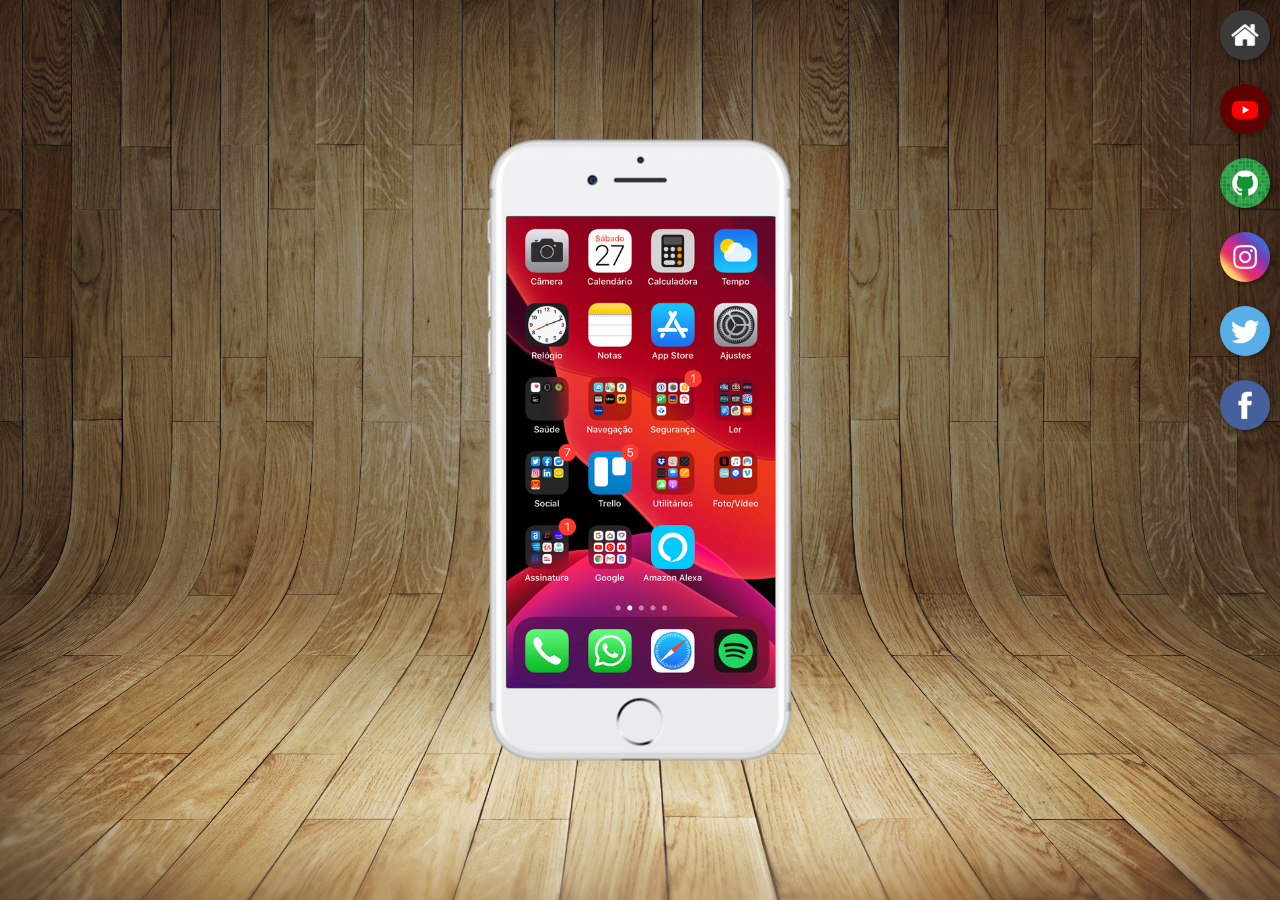
<file: index.html>
<!DOCTYPE html>
<html lang="pt-br">
<head>
    <meta charset="UTF-8">
    <meta name="viewport" content="width=device-width, initial-scale=1.0">
    <link rel="shortcut icon" href="favicon.ico" type="image/x-icon">
    <link rel="stylesheet" href="estilos/style.css">
    <title>Projecto Redes socias</title>

</head>
<body>
    <main>
<section id="telefone">
<iframe src="home.html" name="tela" id="tela" frameborder="0"> seu navegador não é compatível</iframe>

</section>

<section id="redes">

<a href="home.html" target="tela"><img src="imagens/logo-home.jpg" alt="Home"></a><br>

<a href="youtube.html" target="tela"><img src="imagens/logo-youtube.jpg" alt="Youtube"></a><br>

<a href="github.html" target="tela"><img src="imagens/logo-github.jpg" alt="github"></a><br>

<a href="instagram.html" target="tela"><img src="imagens/logo-instagram.jpg" alt="Instagram"></a><br>

<a href="twitter.html" target="tela"><img src="imagens/logo-twitter.jpg" alt="Twitter"></a><br>

<a href="facebook.html" target="tela"><img src="imagens/logo-facebook.jpg" alt="Facebook"></a>

</section>

    </main>
</body>
</html>
</file>
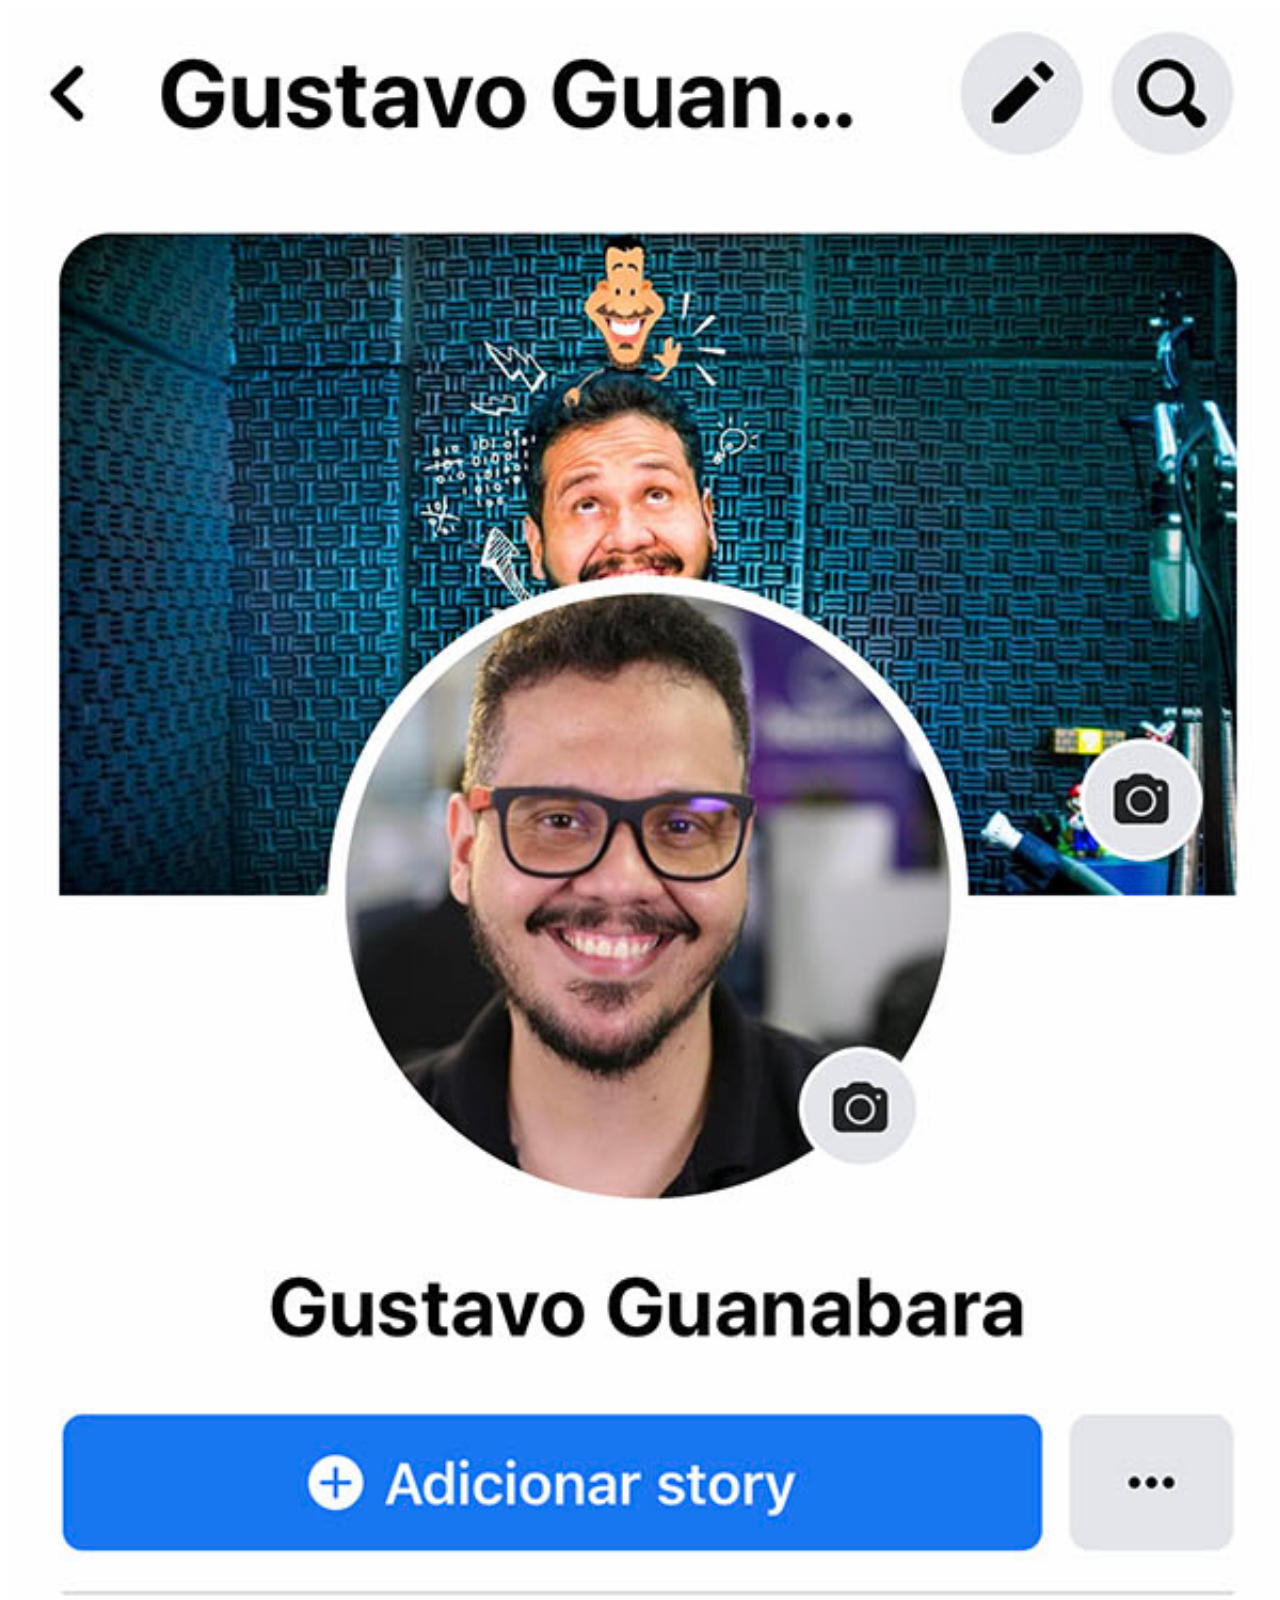
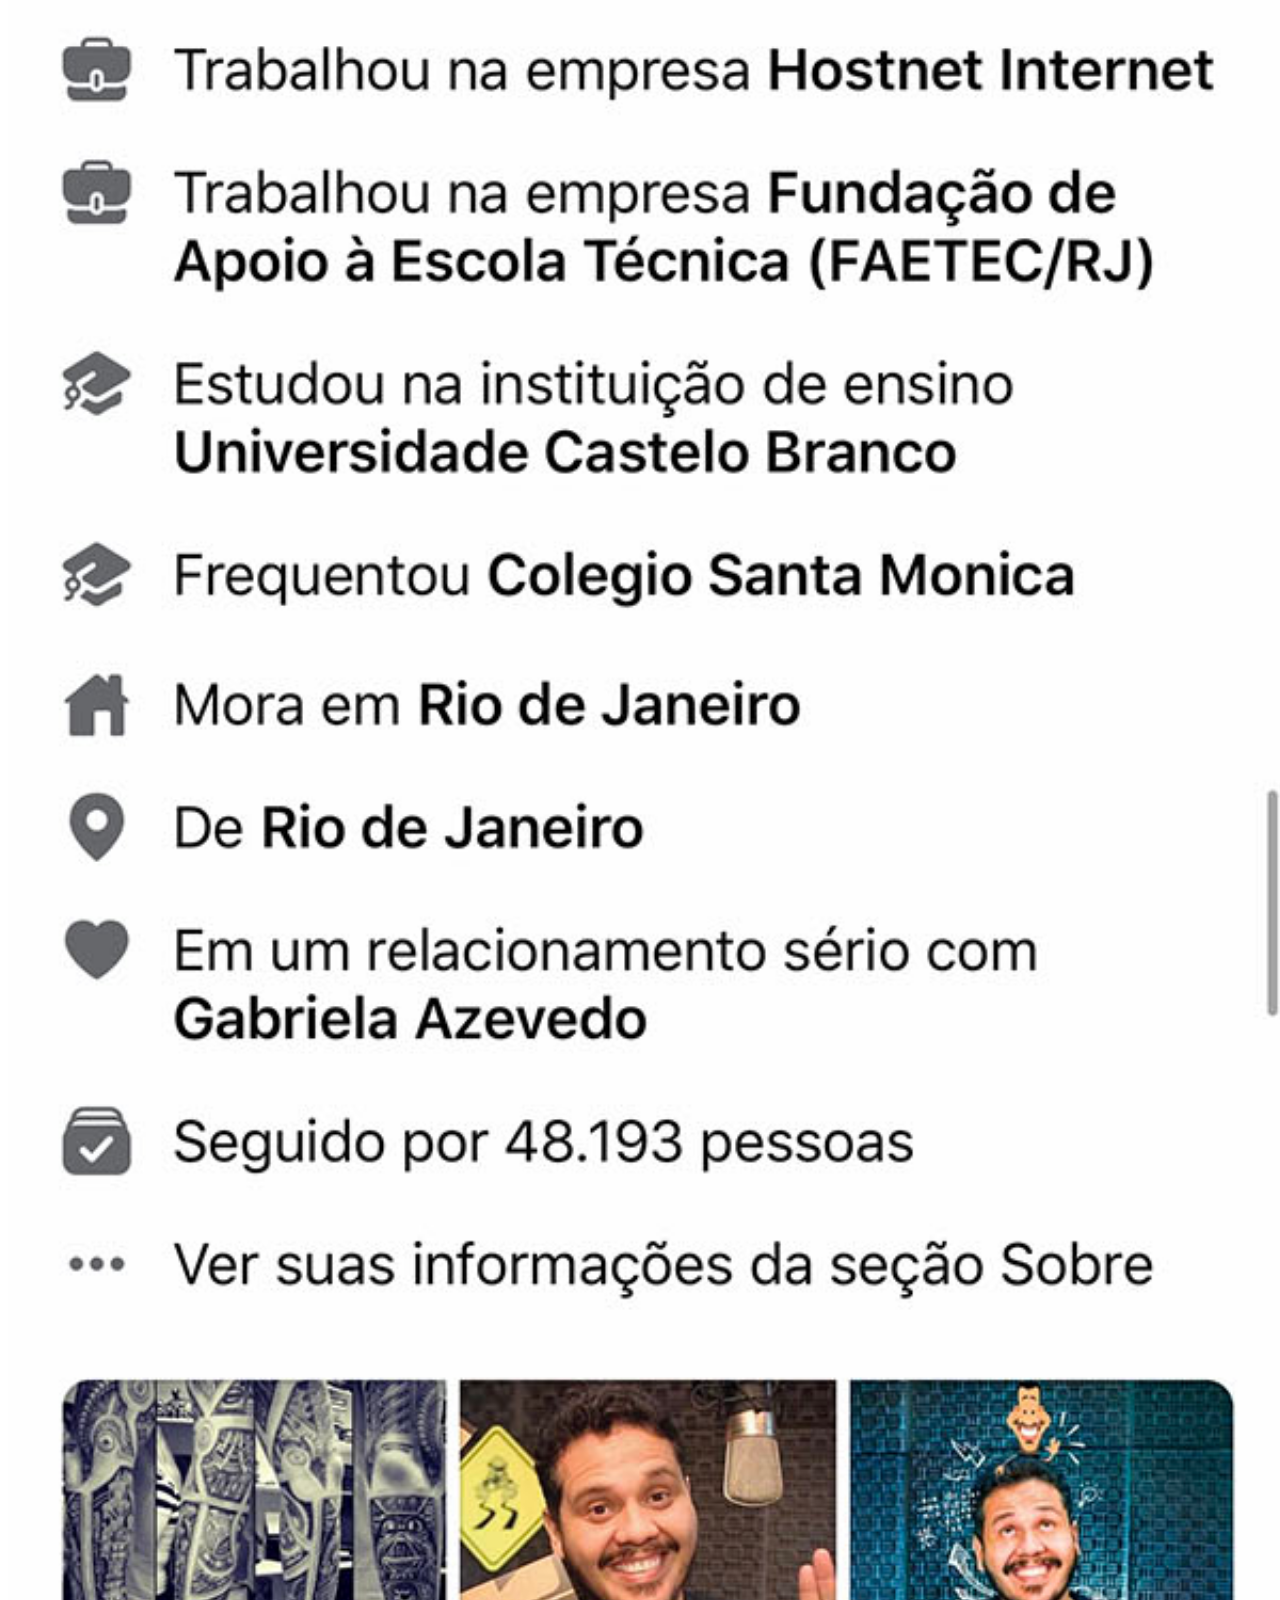
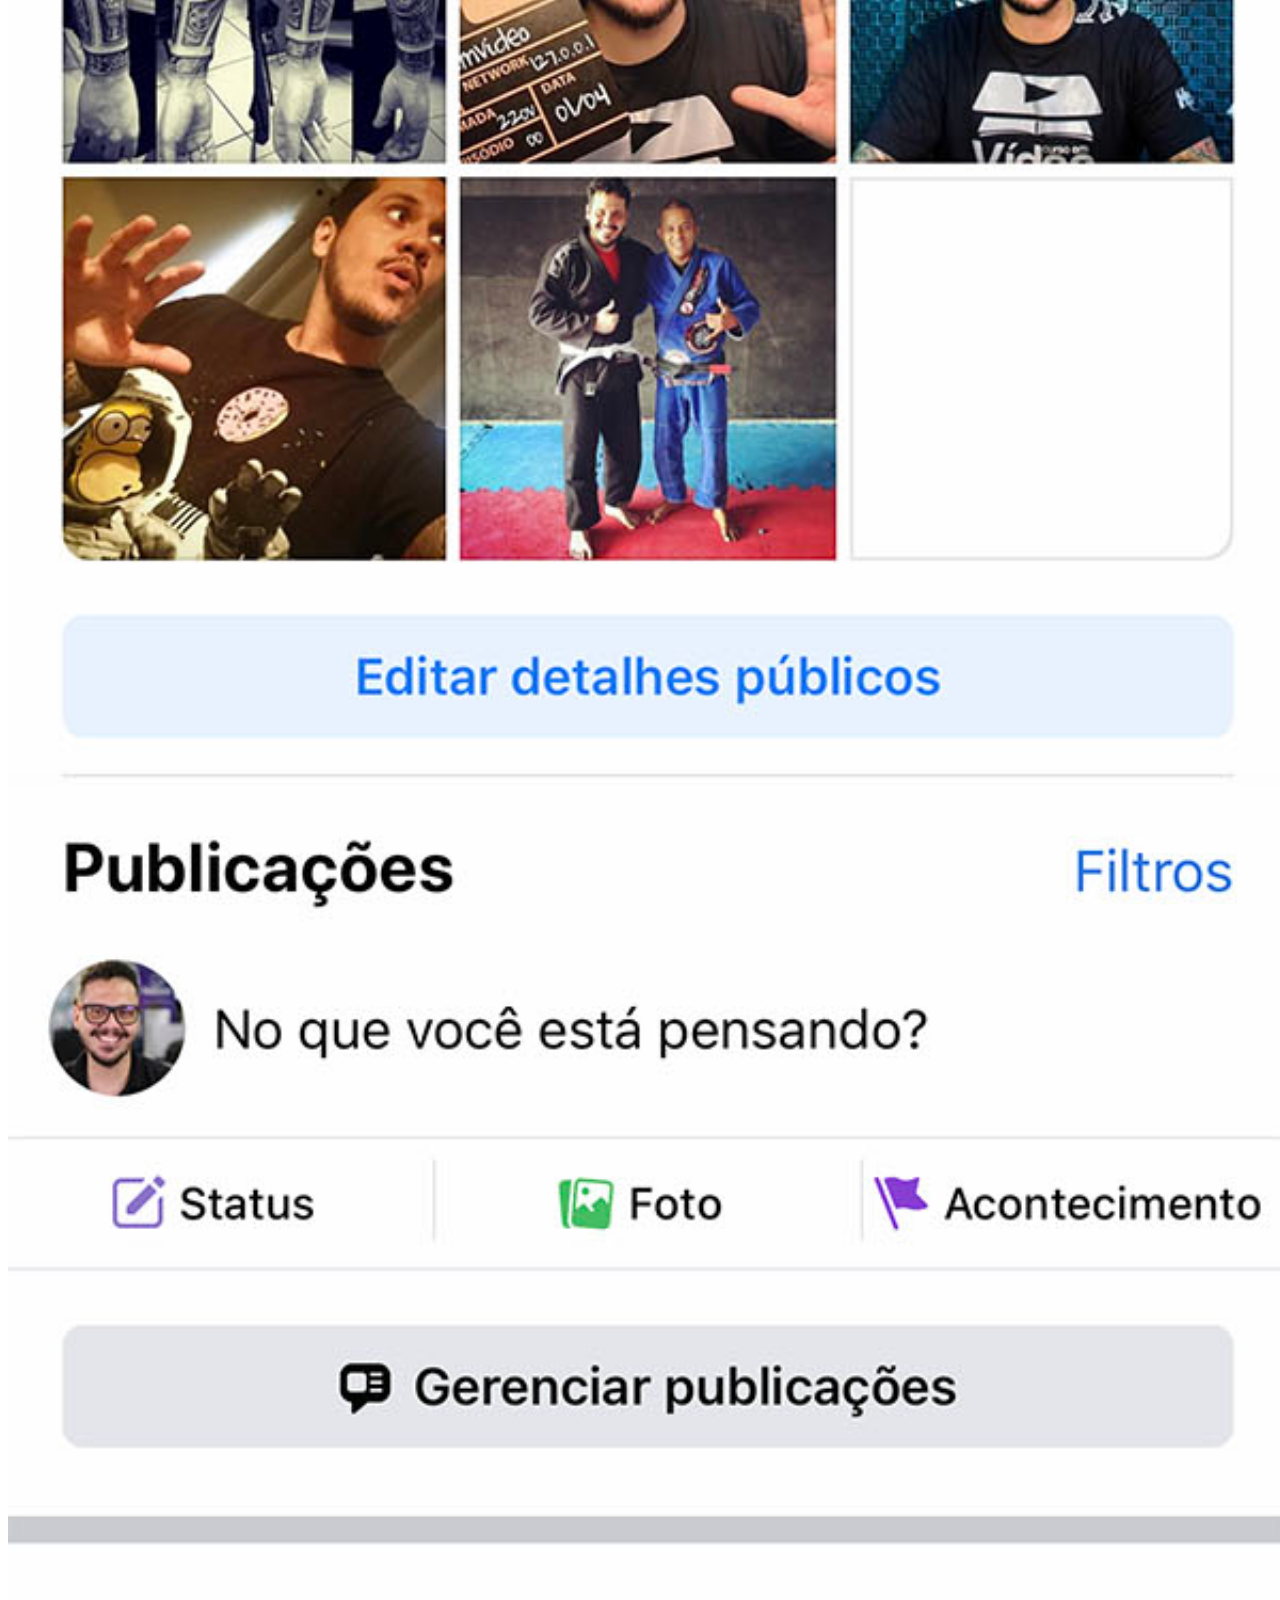
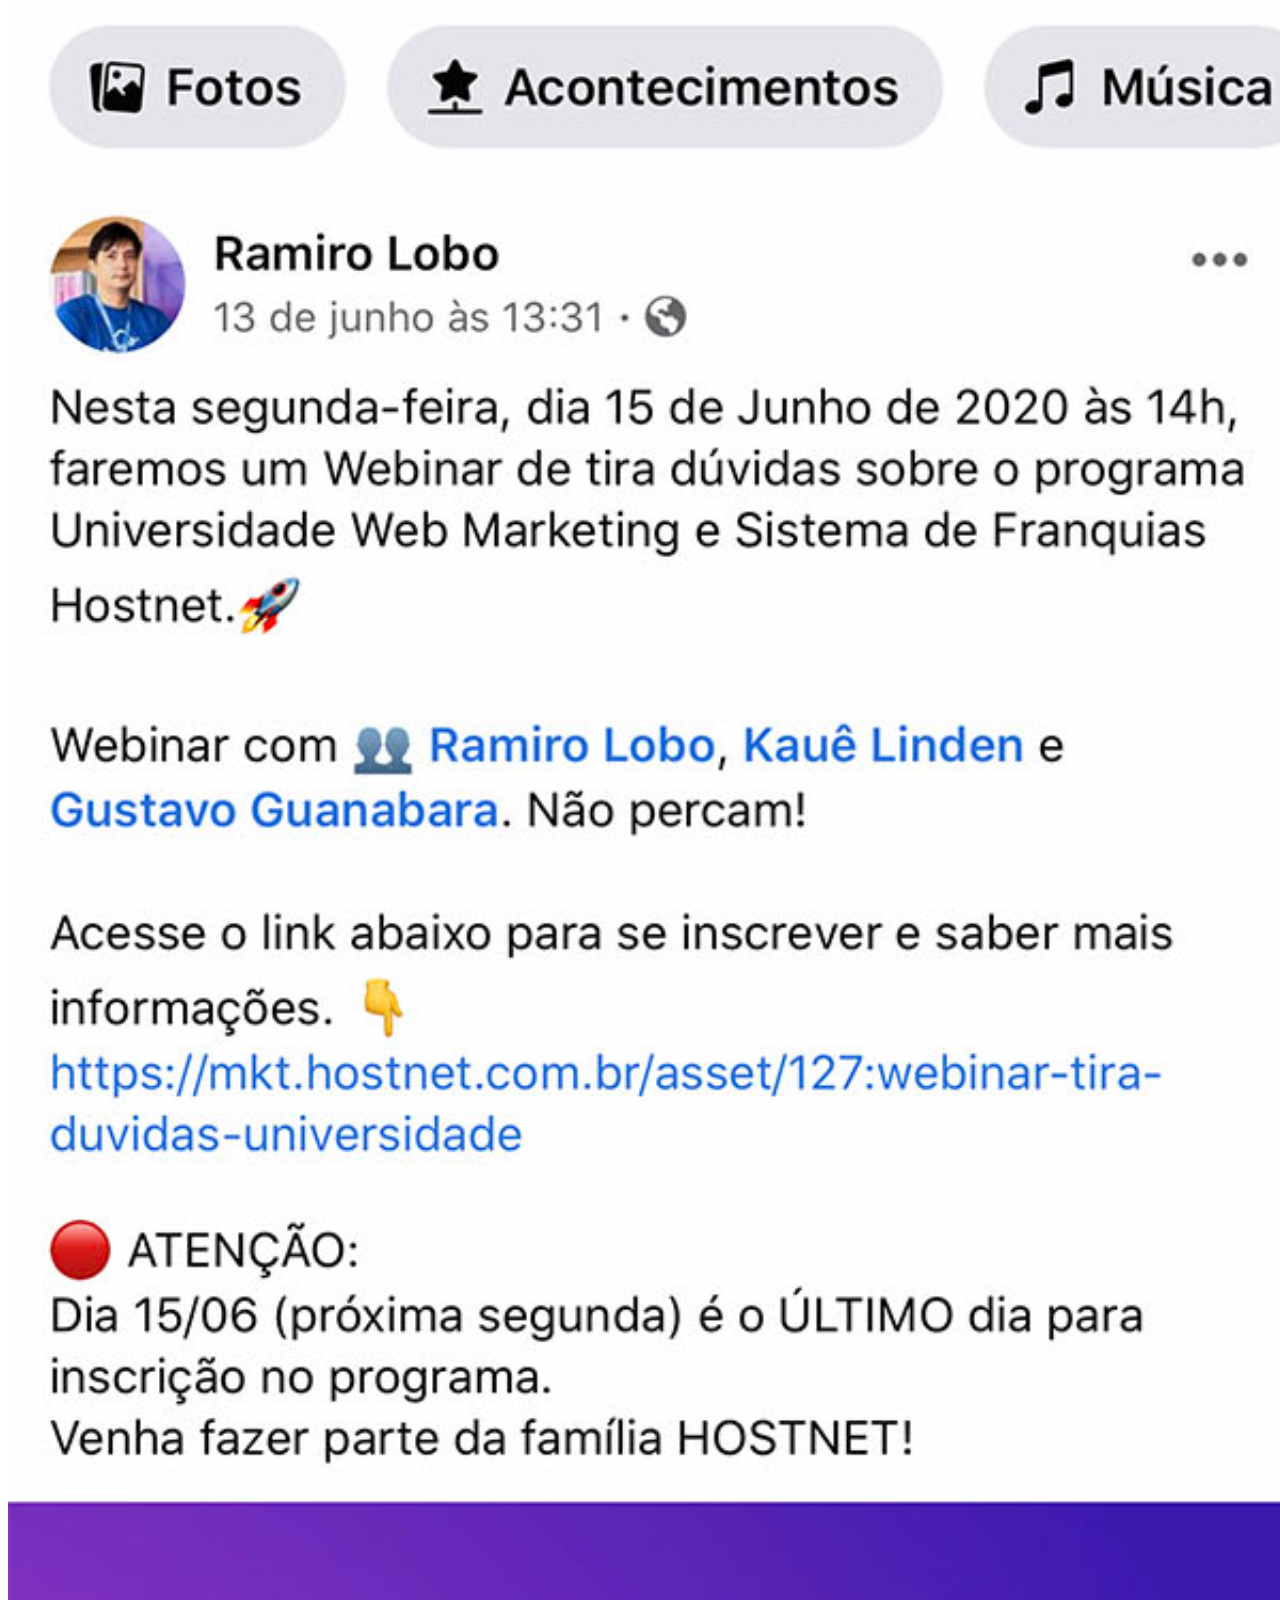
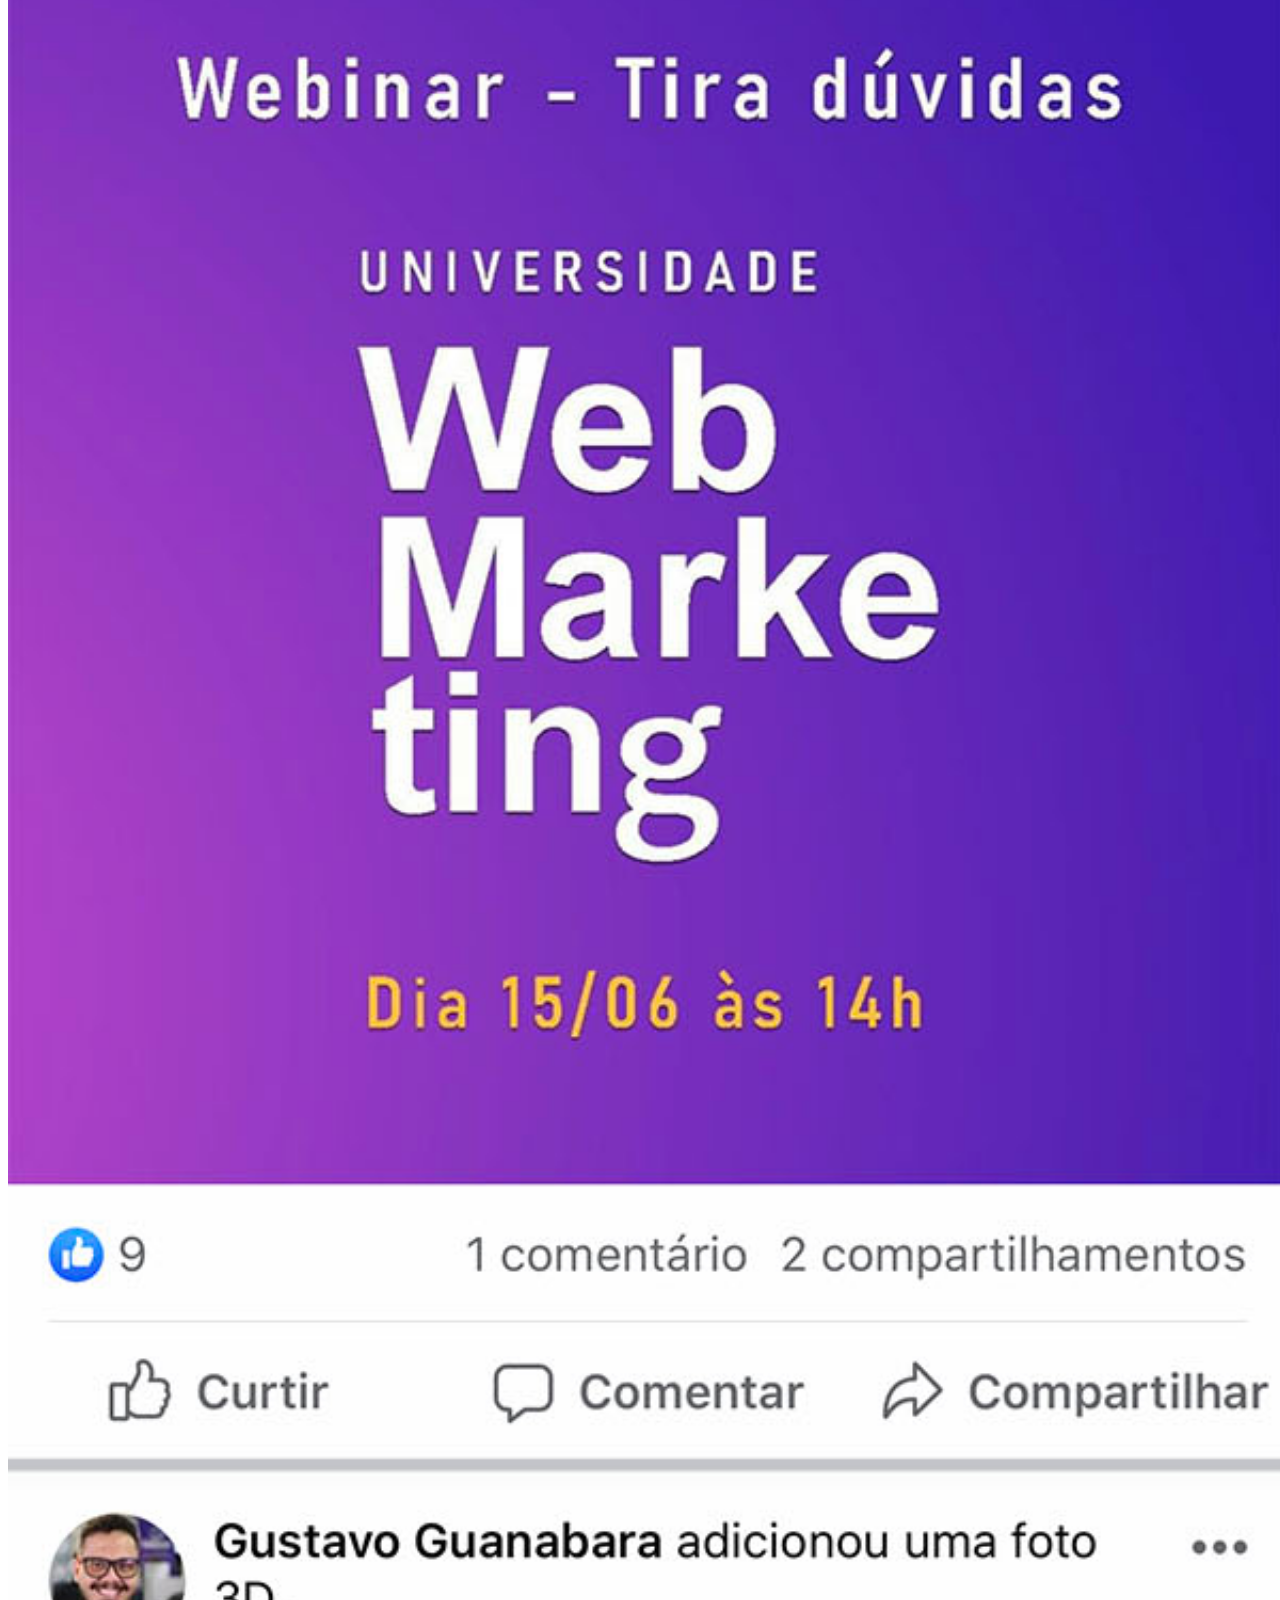
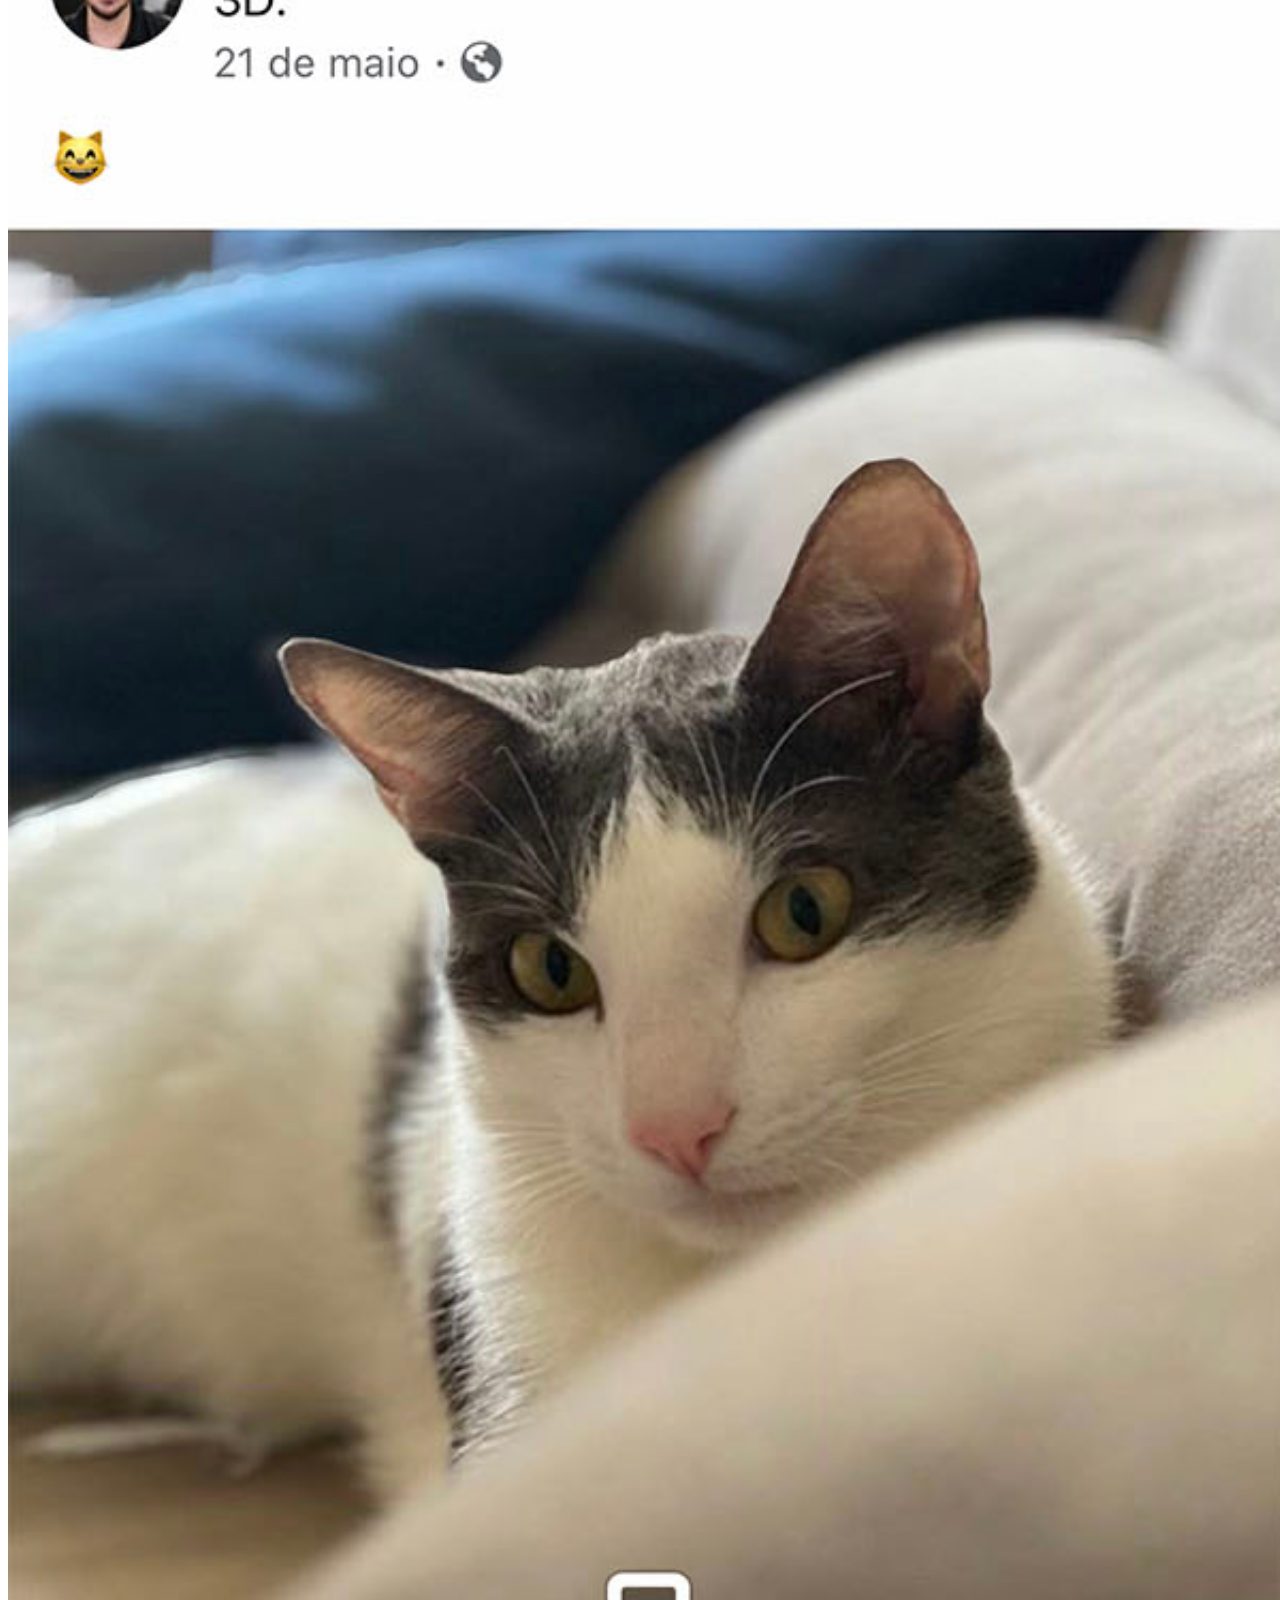
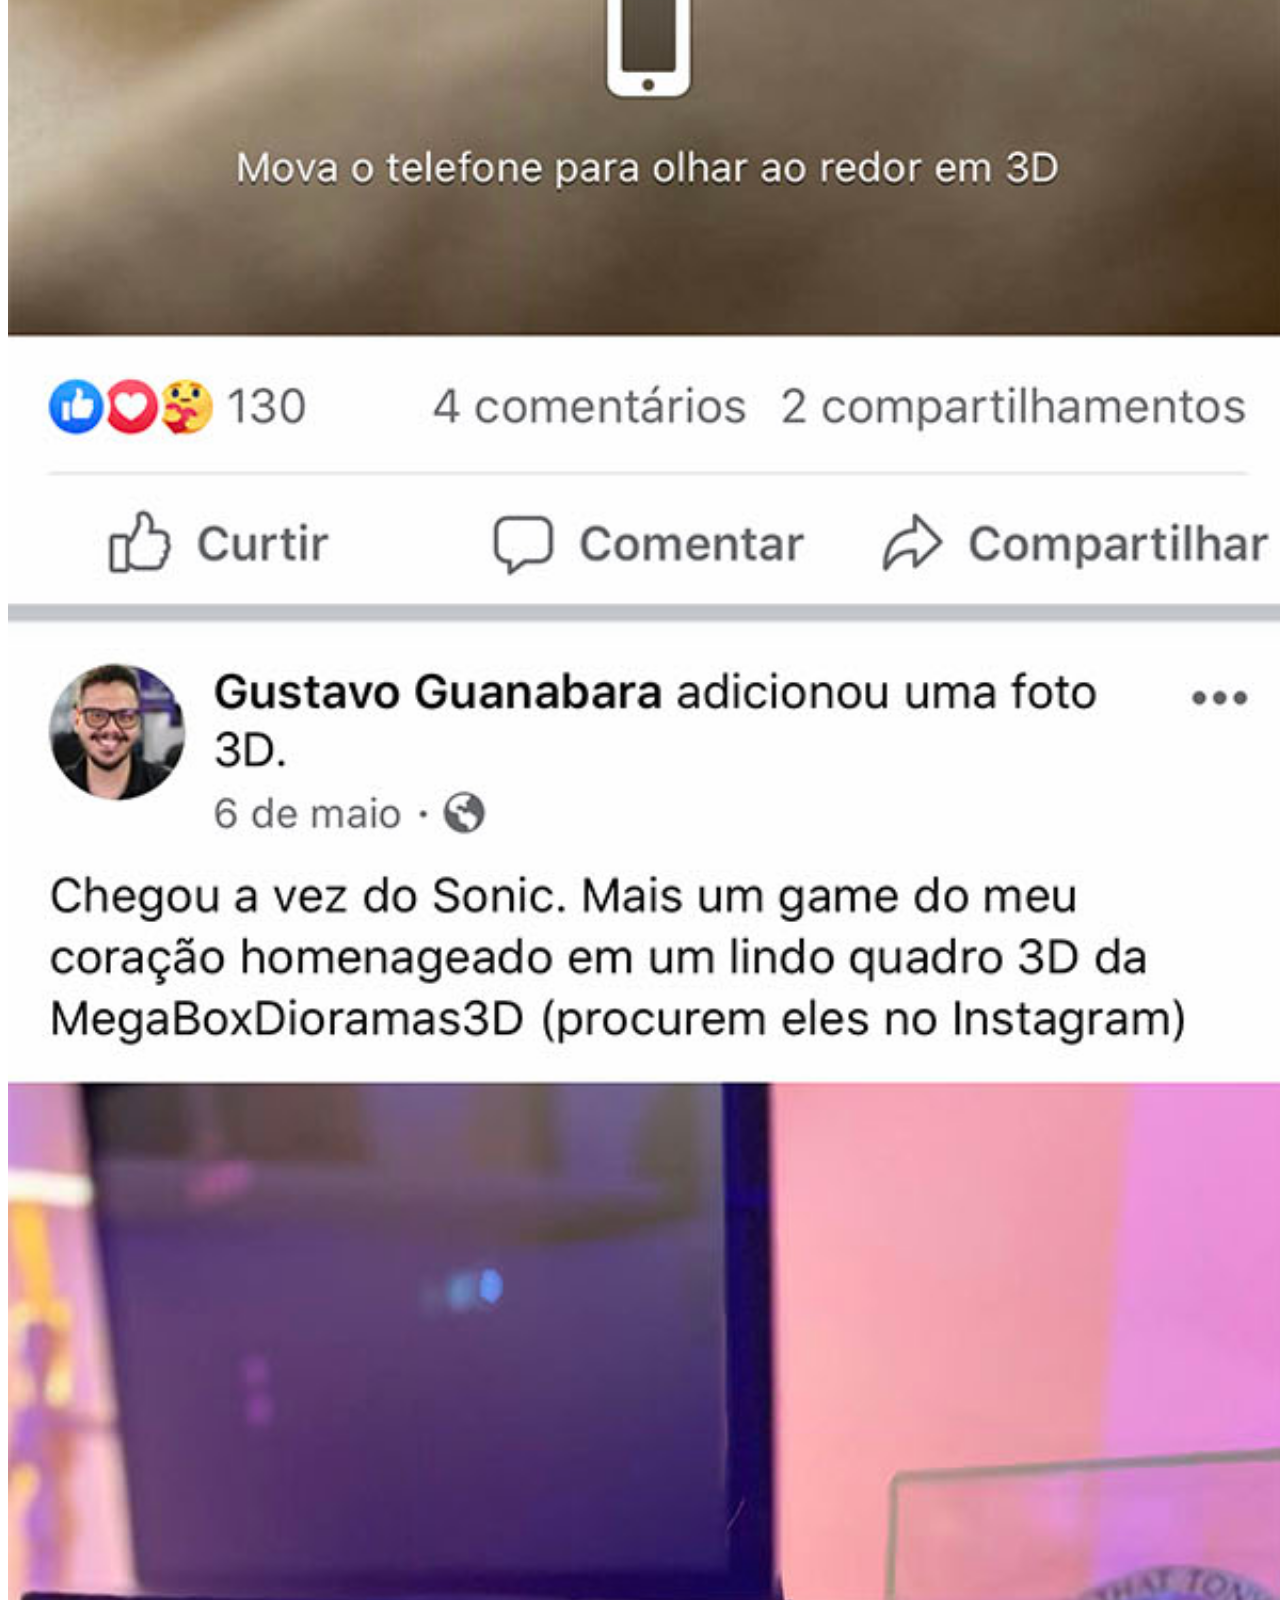
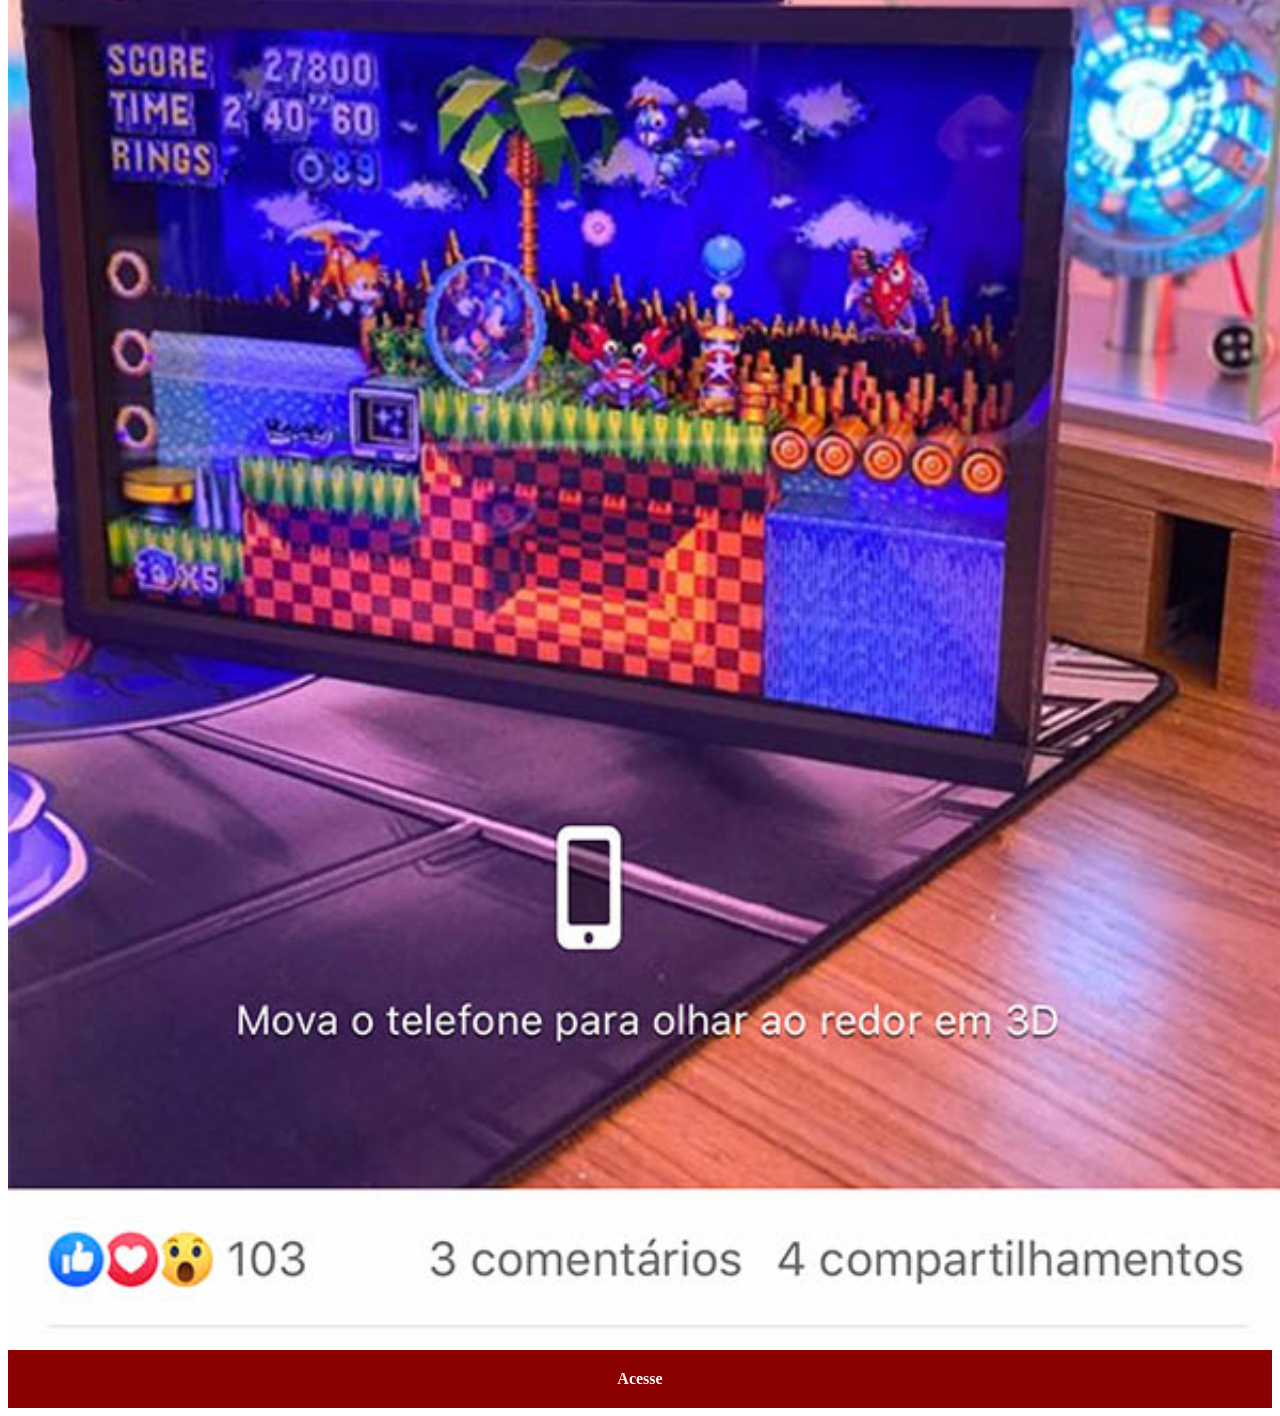
<file: facebook.html>
<!DOCTYPE html>
<html lang="en">
<head>
    <meta charset="UTF-8">
    <meta name="viewport" content="width=device-width, initial-scale=1.0">
    <link rel="stylesheet" href="estilos/social.css">
    <title>Facebook</title>
</head>
<body>
    <img src="imagens/tela-facebook.jpg" alt="Facebook">
    <a href="https://www.facebook.com/gustavoguanabara/?locale=pt_BR">Acesse</a>
</body>
</html>
</file>
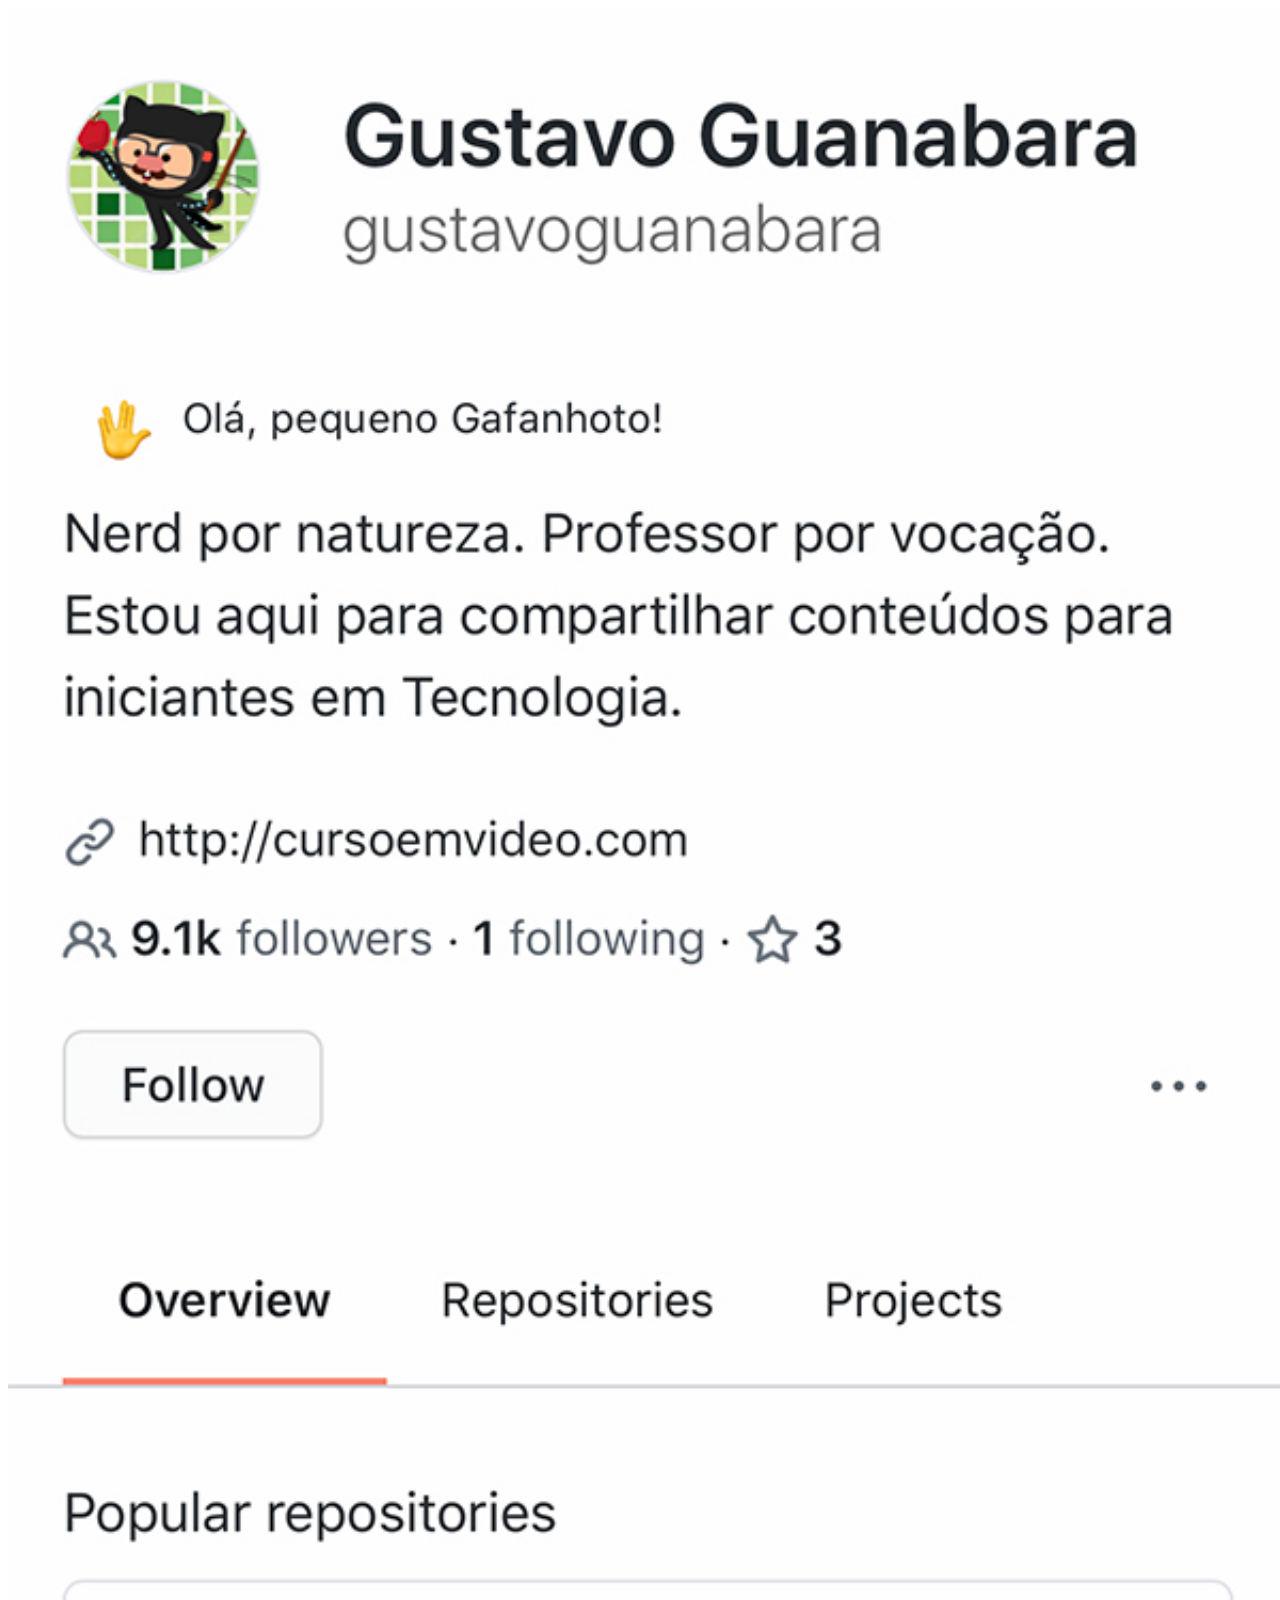
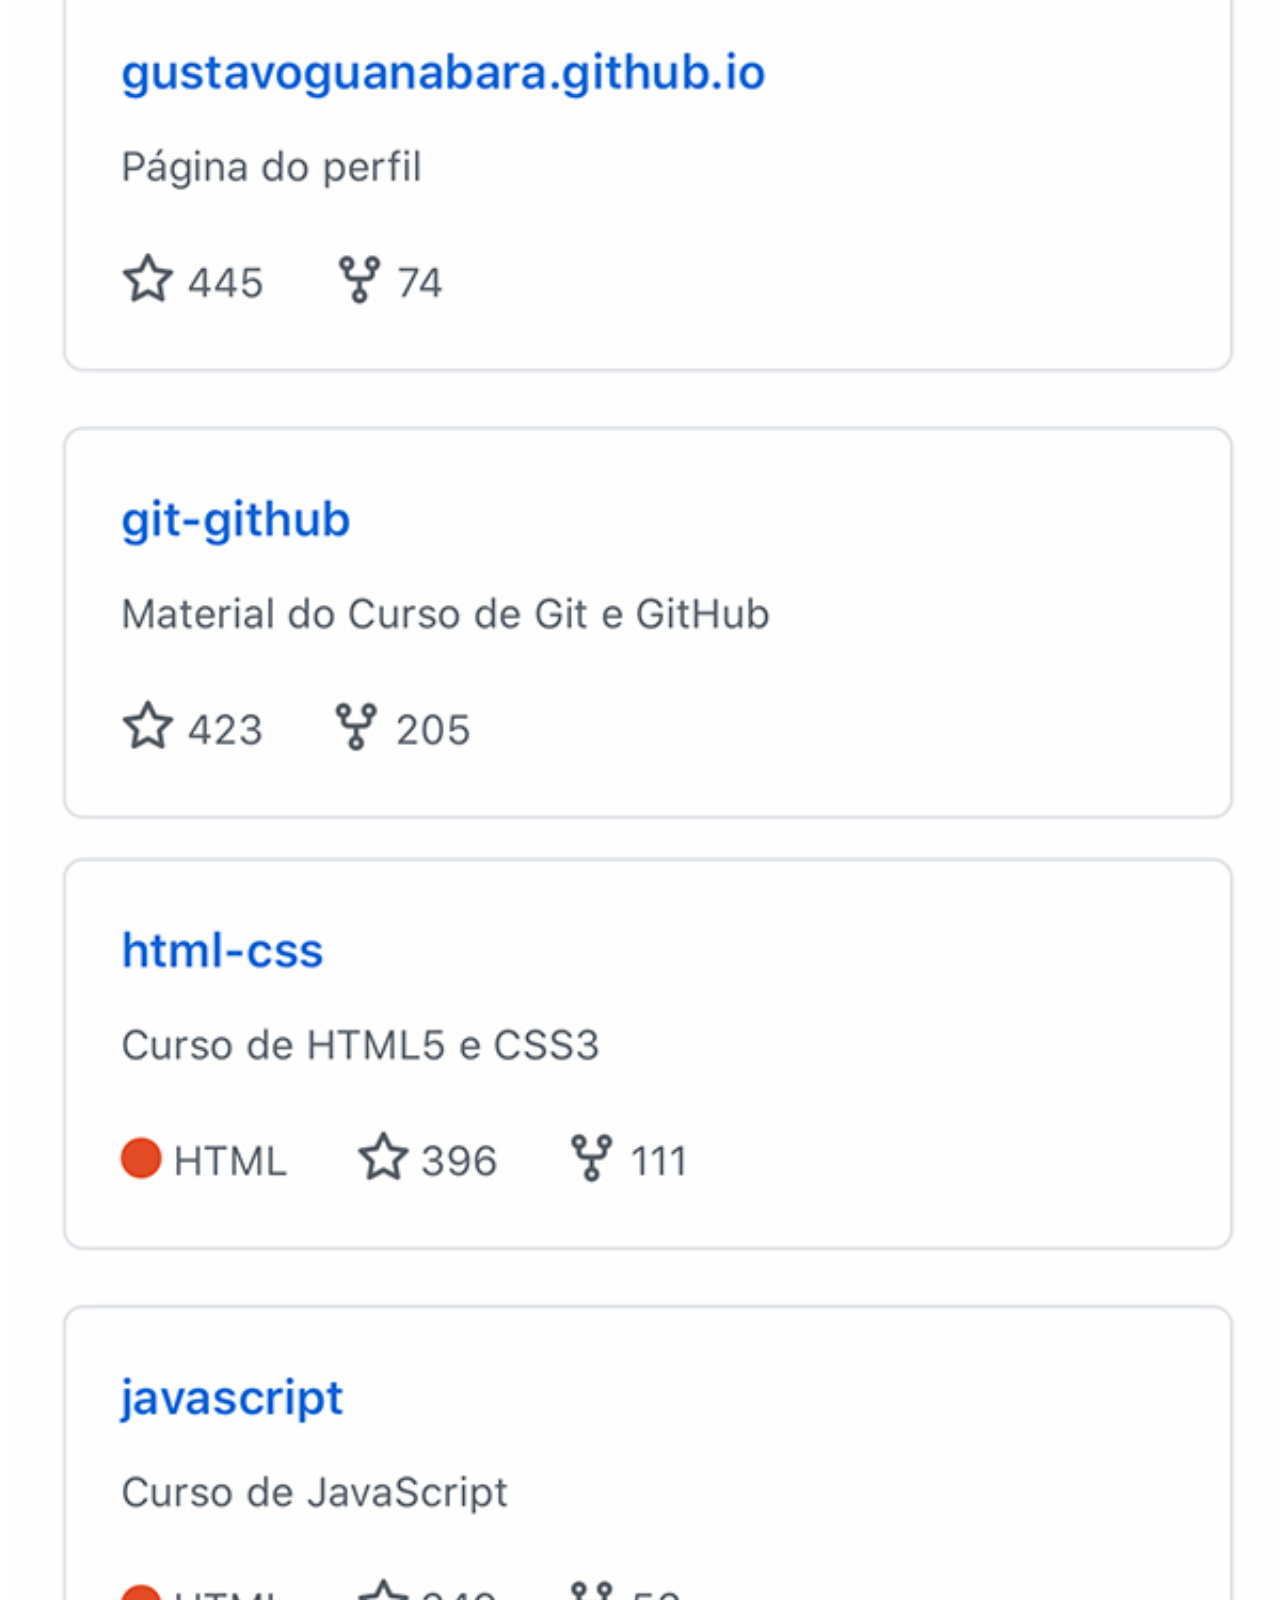
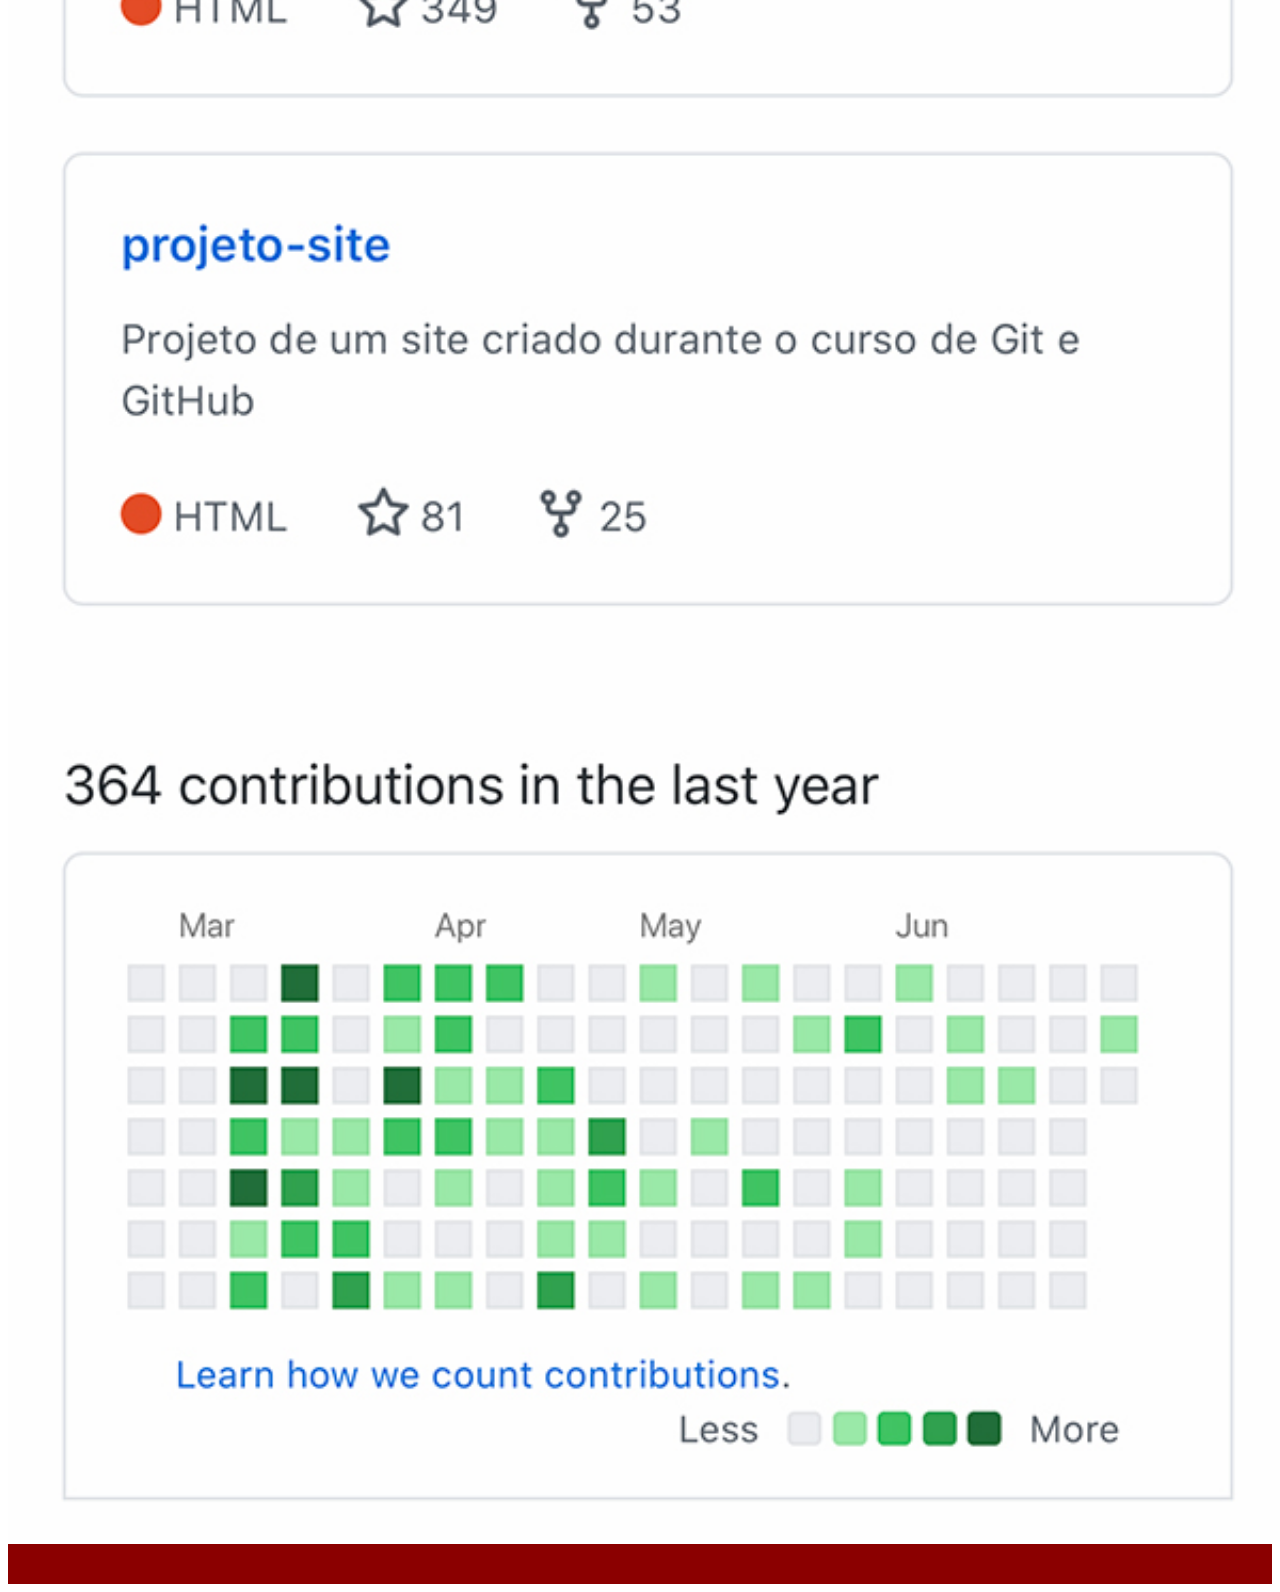
<file: github.html>
<!DOCTYPE html>
<html lang="pt-br">
<head>
    <meta charset="UTF-8">
    <meta name="viewport" content="width=device-width, initial-scale=1.0">
    <title>Github</title>
    <link rel="stylesheet" href="estilos/social.css">
</head>
<body>
    <img src="imagens/tela-github.jpg" alt="Github">
    <a href="https://github.com/GilbertoDAJ/Projecto-social" target="Acesse"></a>
</body>
</html>
</file>
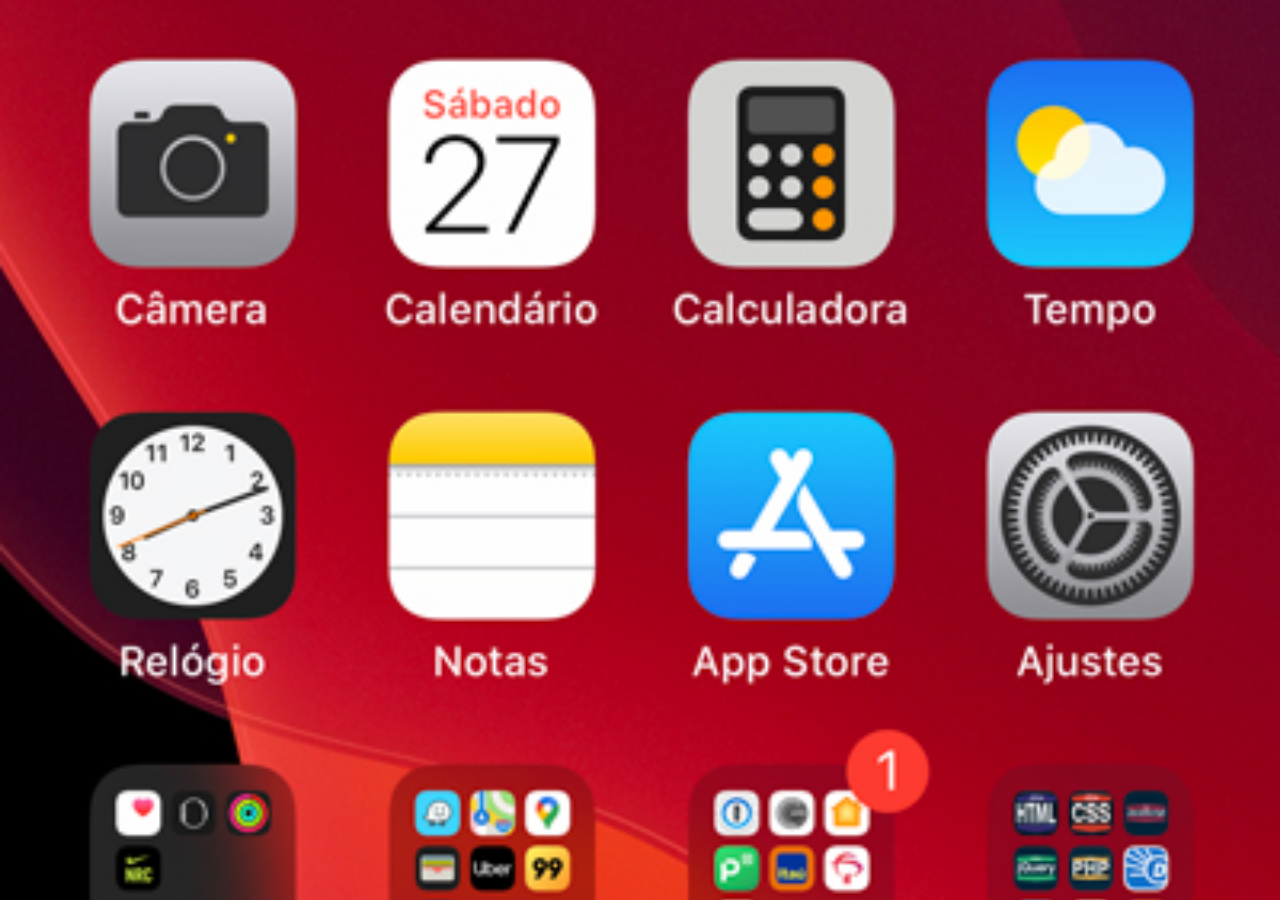
<file: home.html>
<!DOCTYPE html>
<html lang="pt-br">
<head>
    <meta charset="UTF-8">
    <meta name="viewport" content="width=device-width, initial-scale=1.0">
    <title>Home</title>

    <style>
        *{
           margin: 0px; 
           padding: 0px;
        }

        body{
            width: 100vw;
            height: 100vh;
            background: black url(./imagens/tela-home.jpg) no-repeat top center;
            background-size: cover;
        }

       
    </style>
</head>
<body>
    
</body>
</html>
</file>
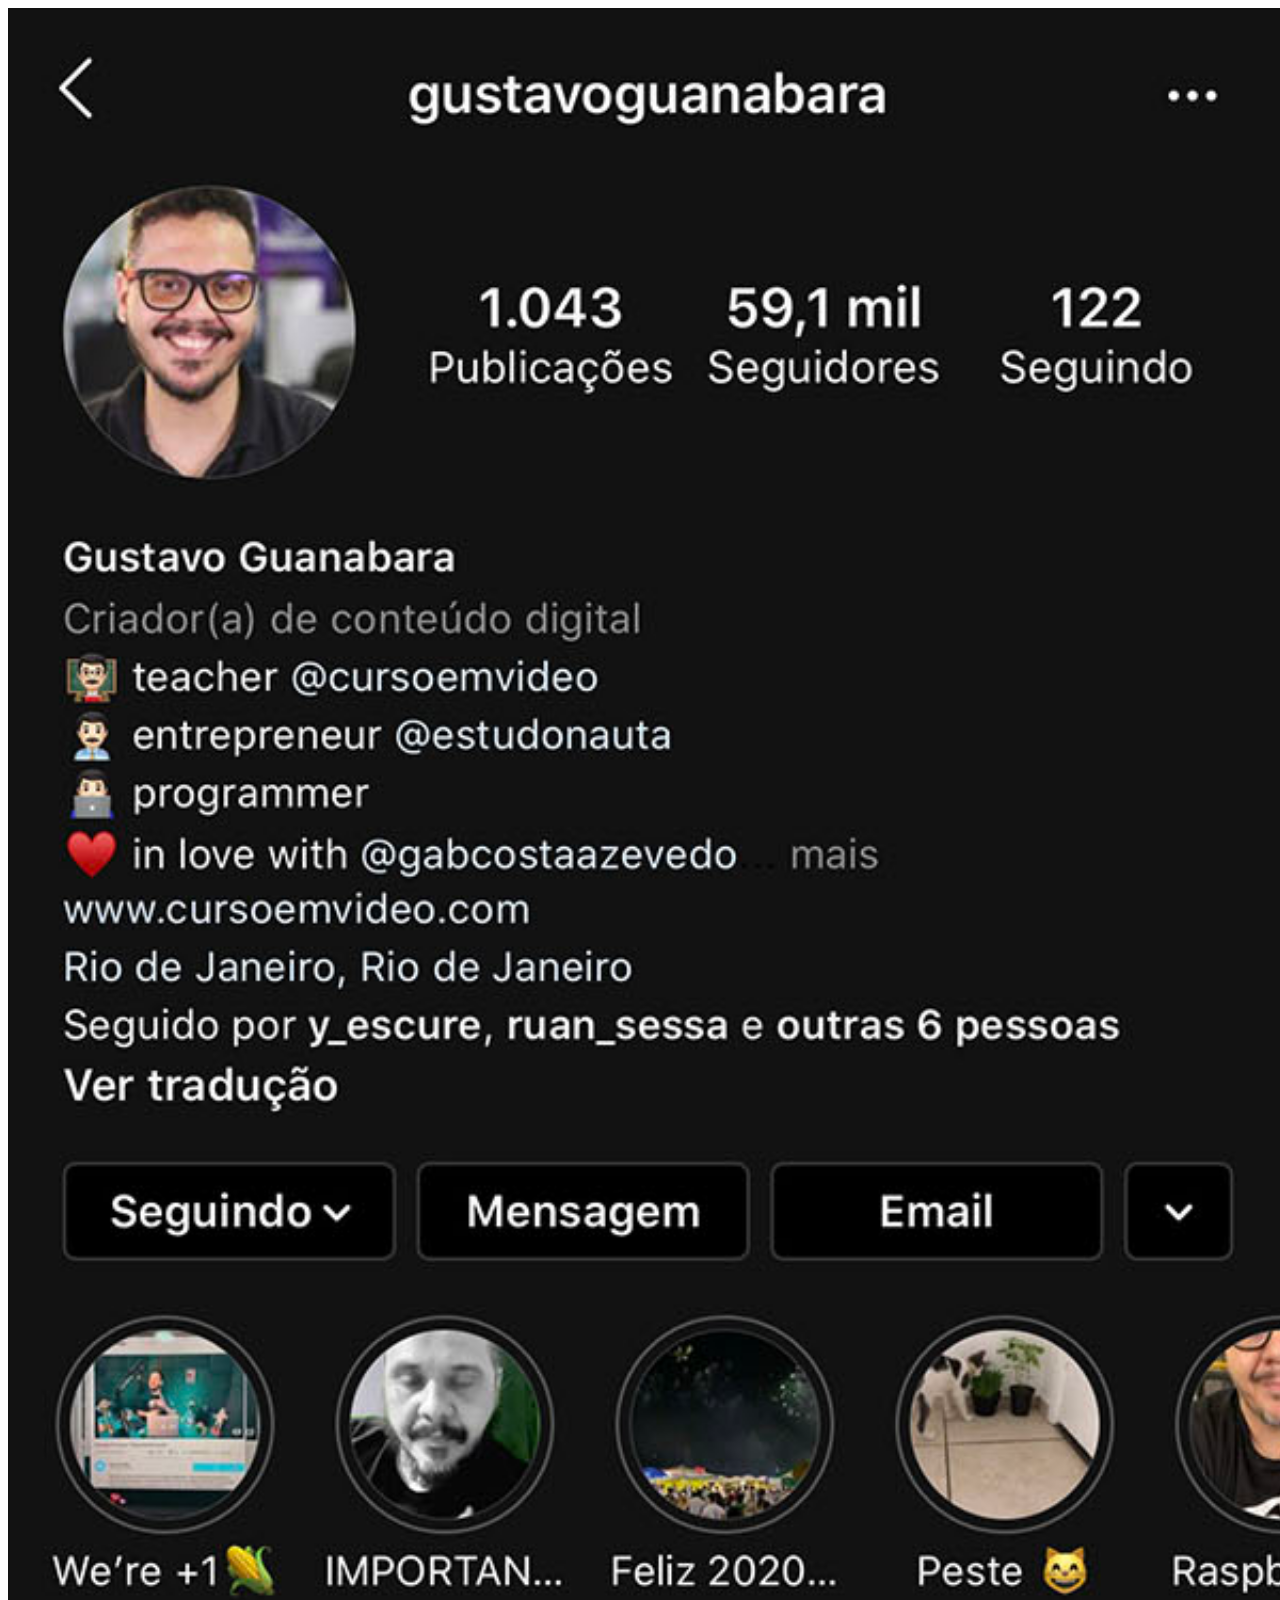
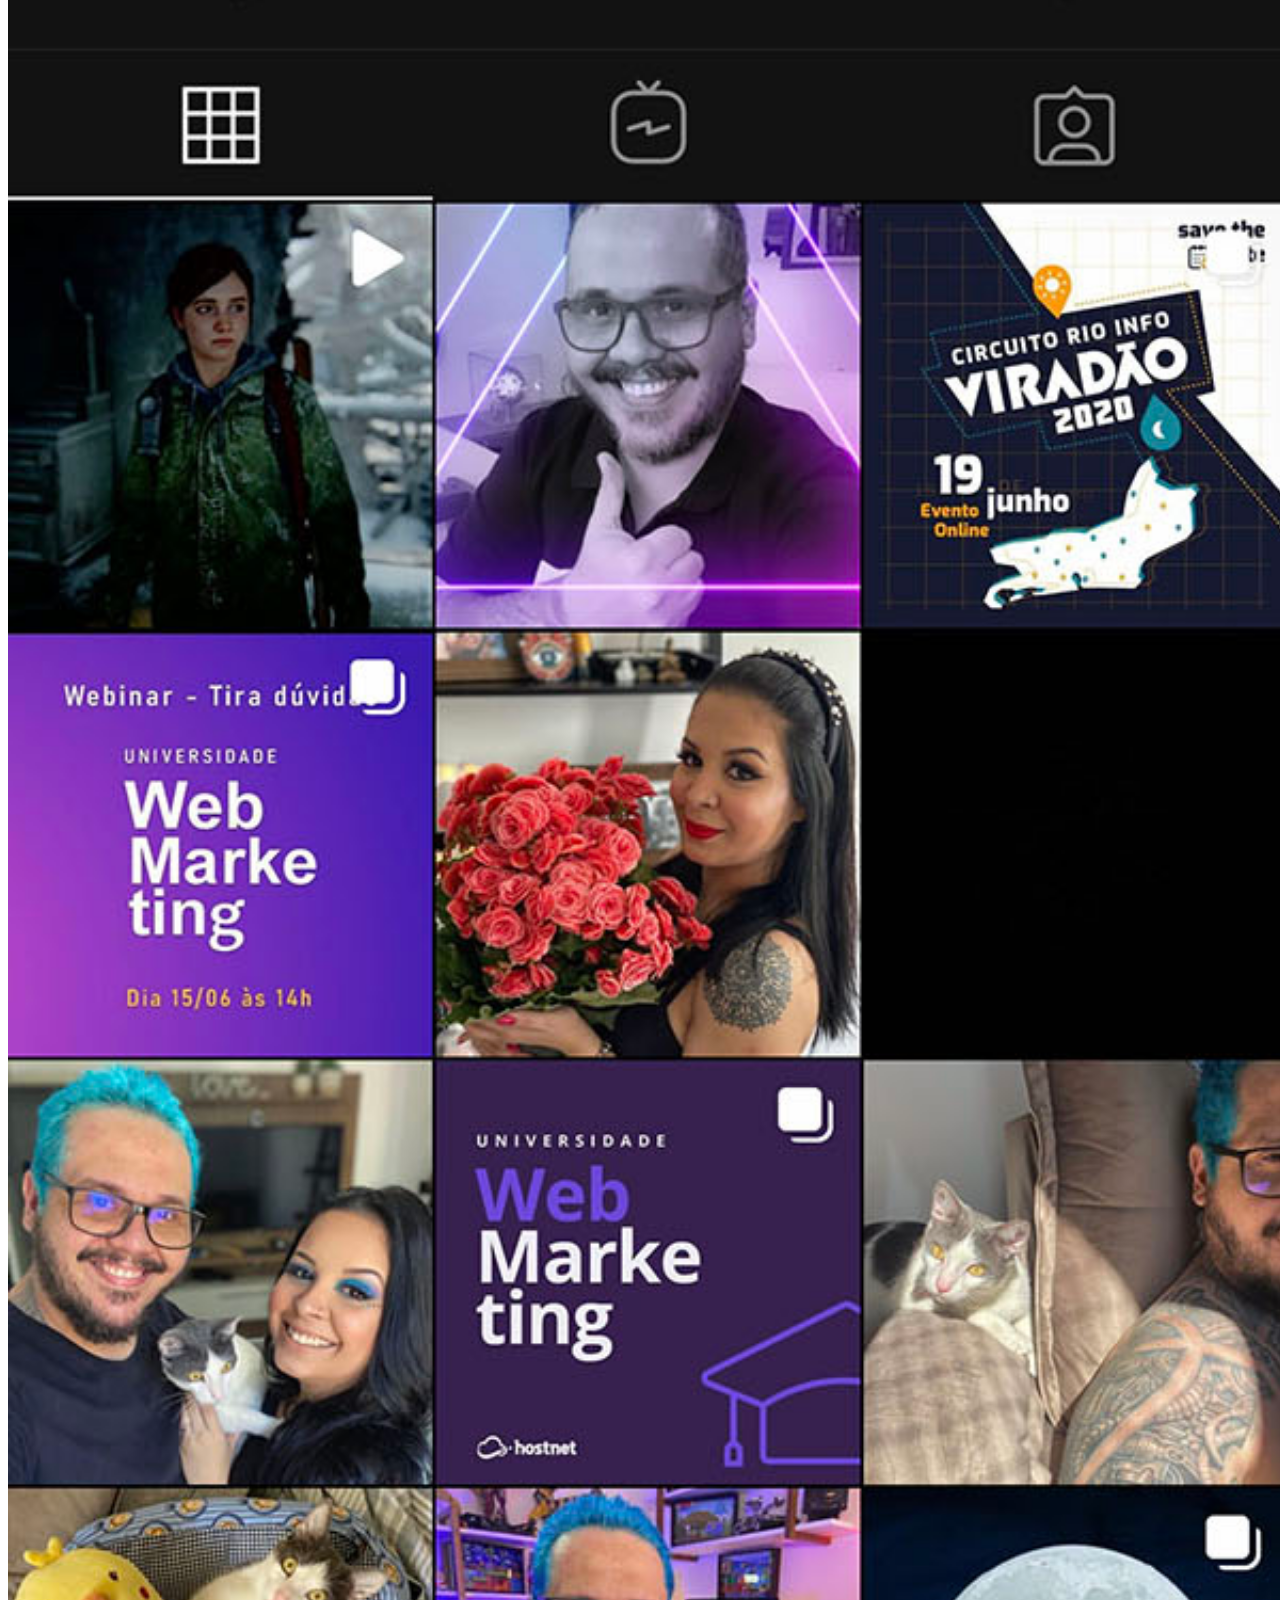
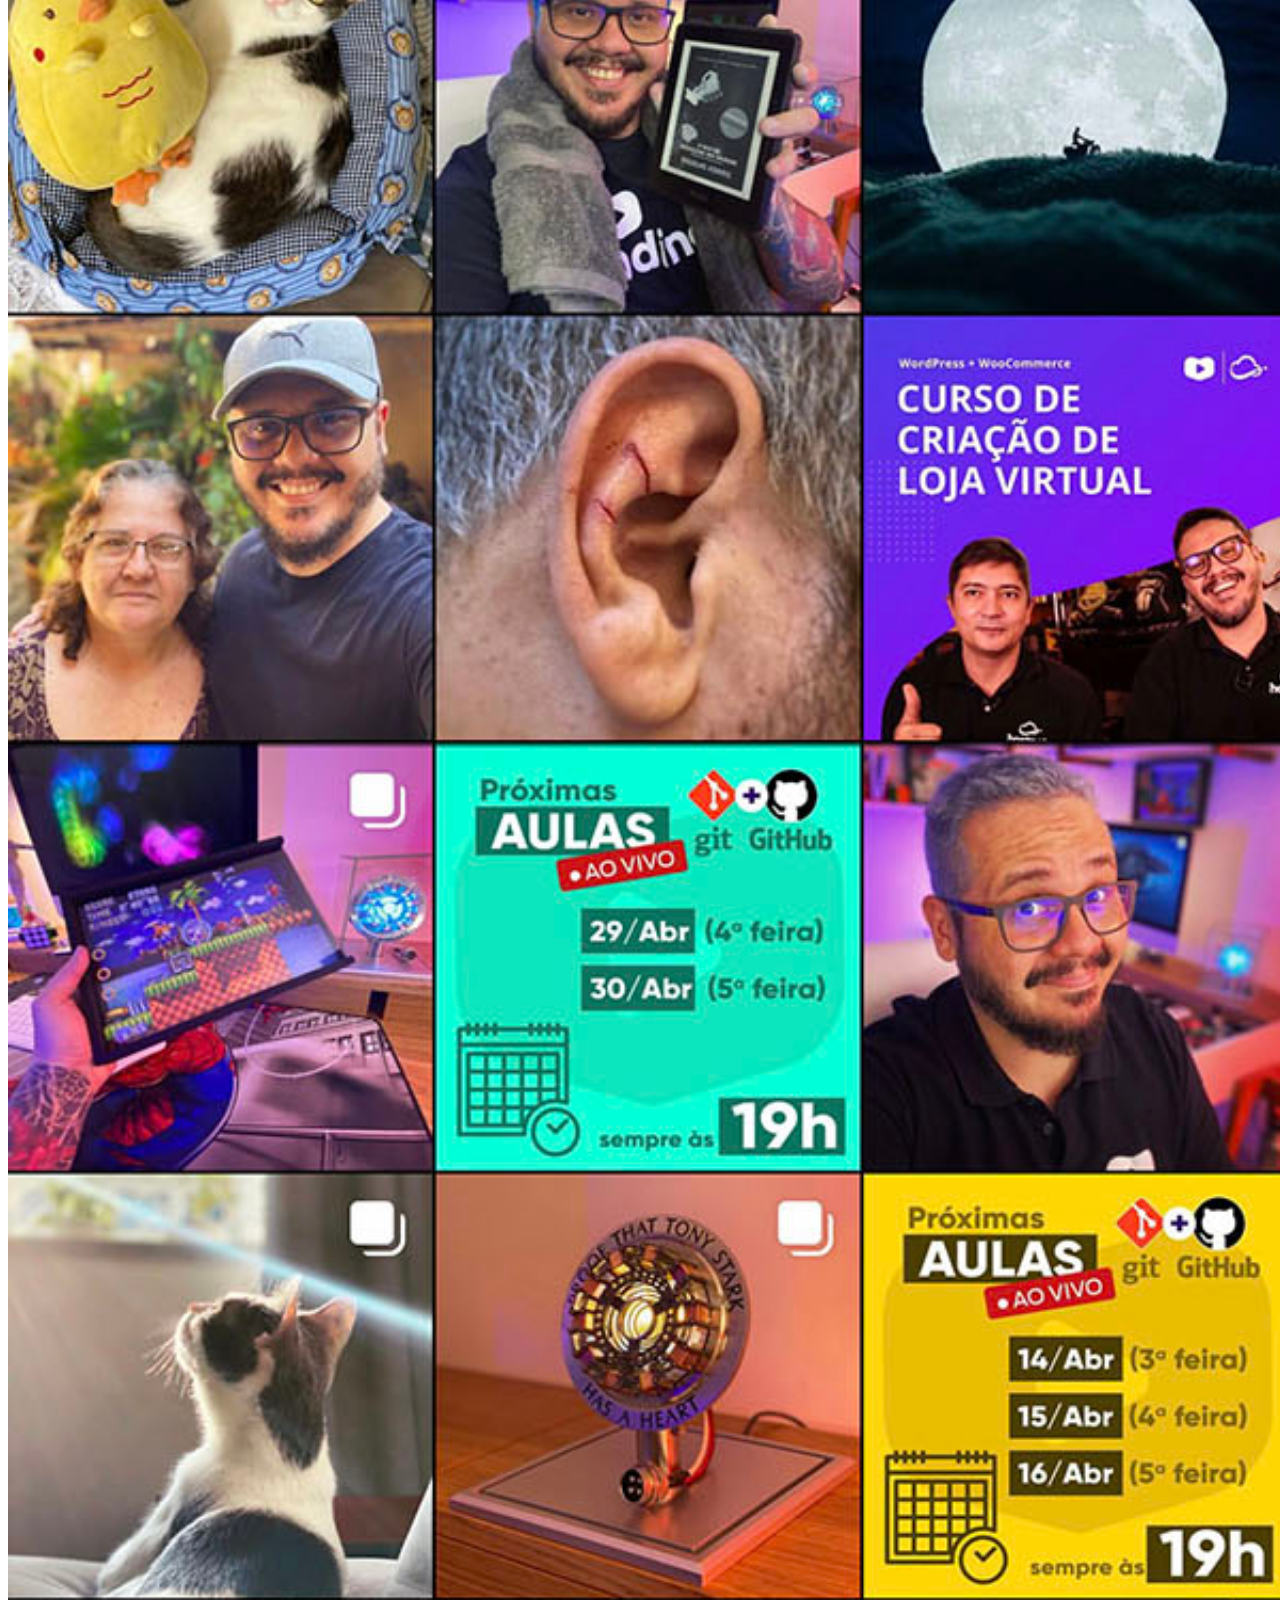
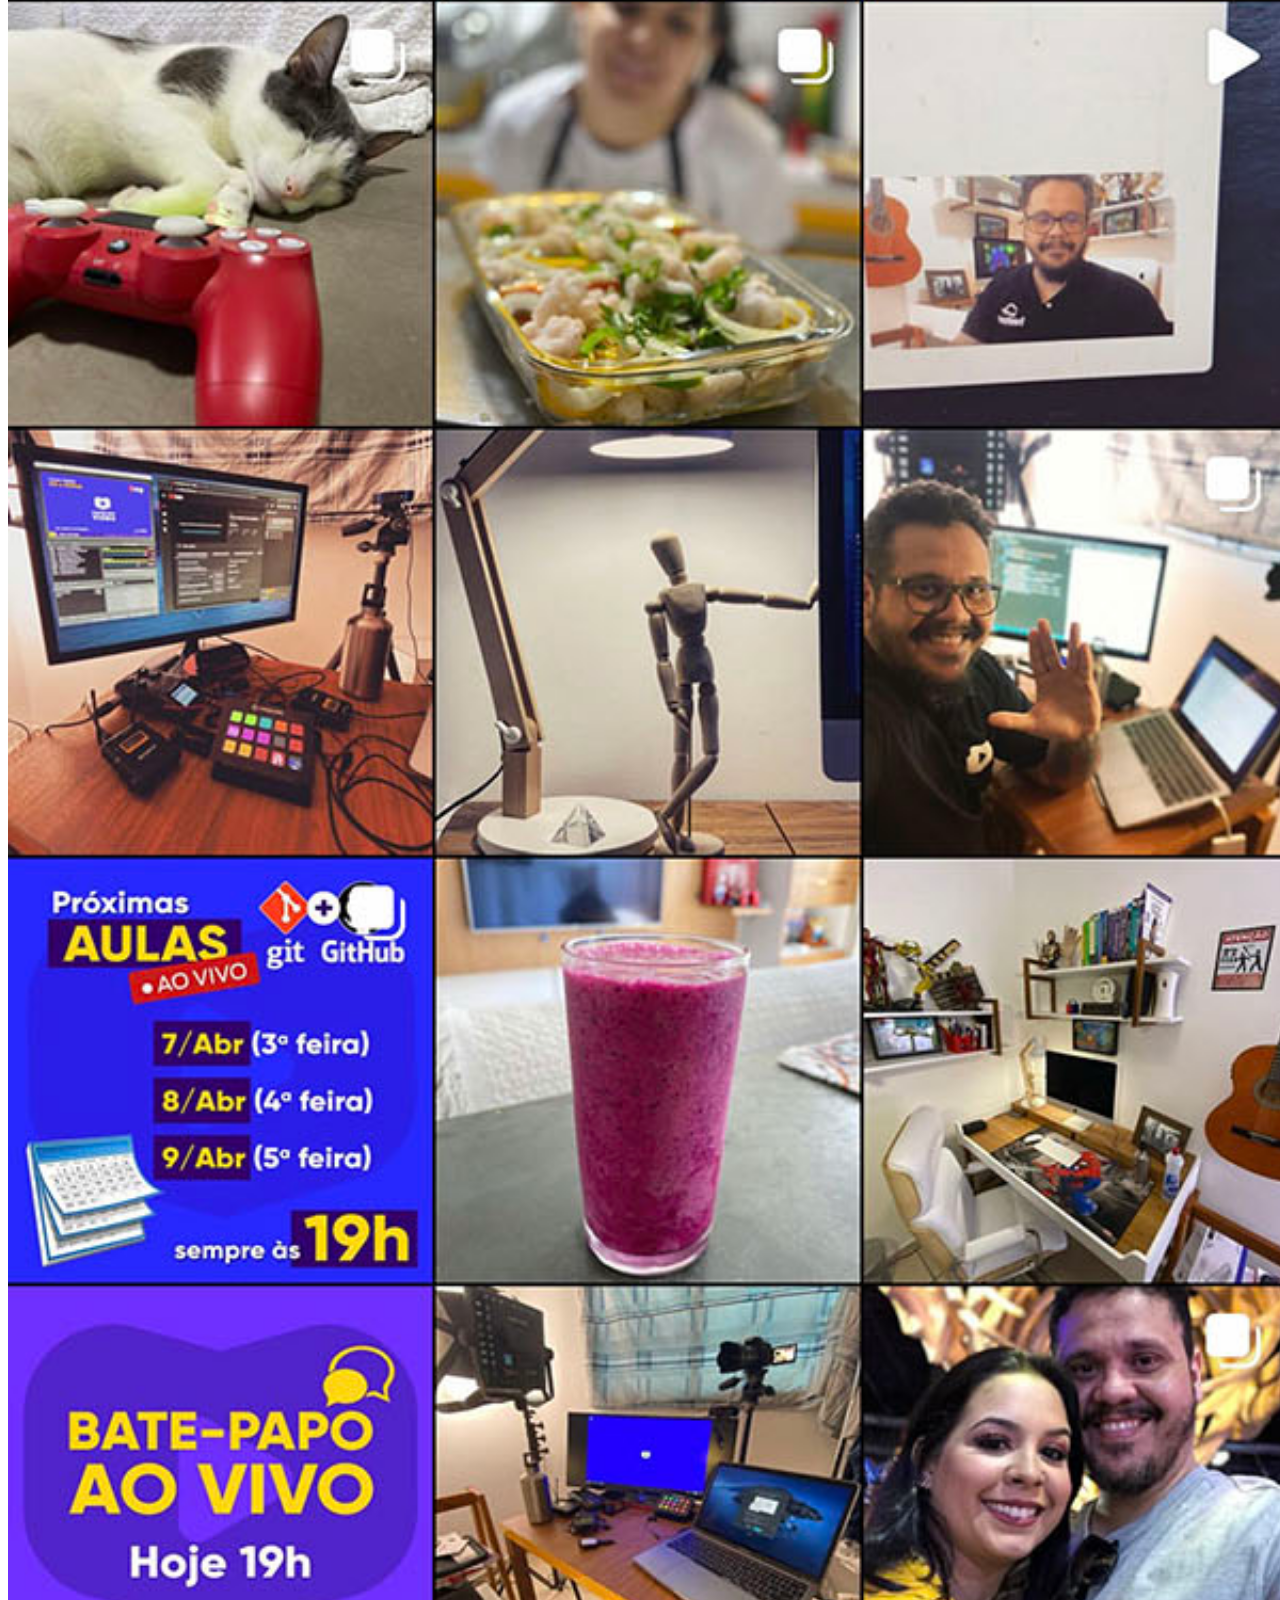
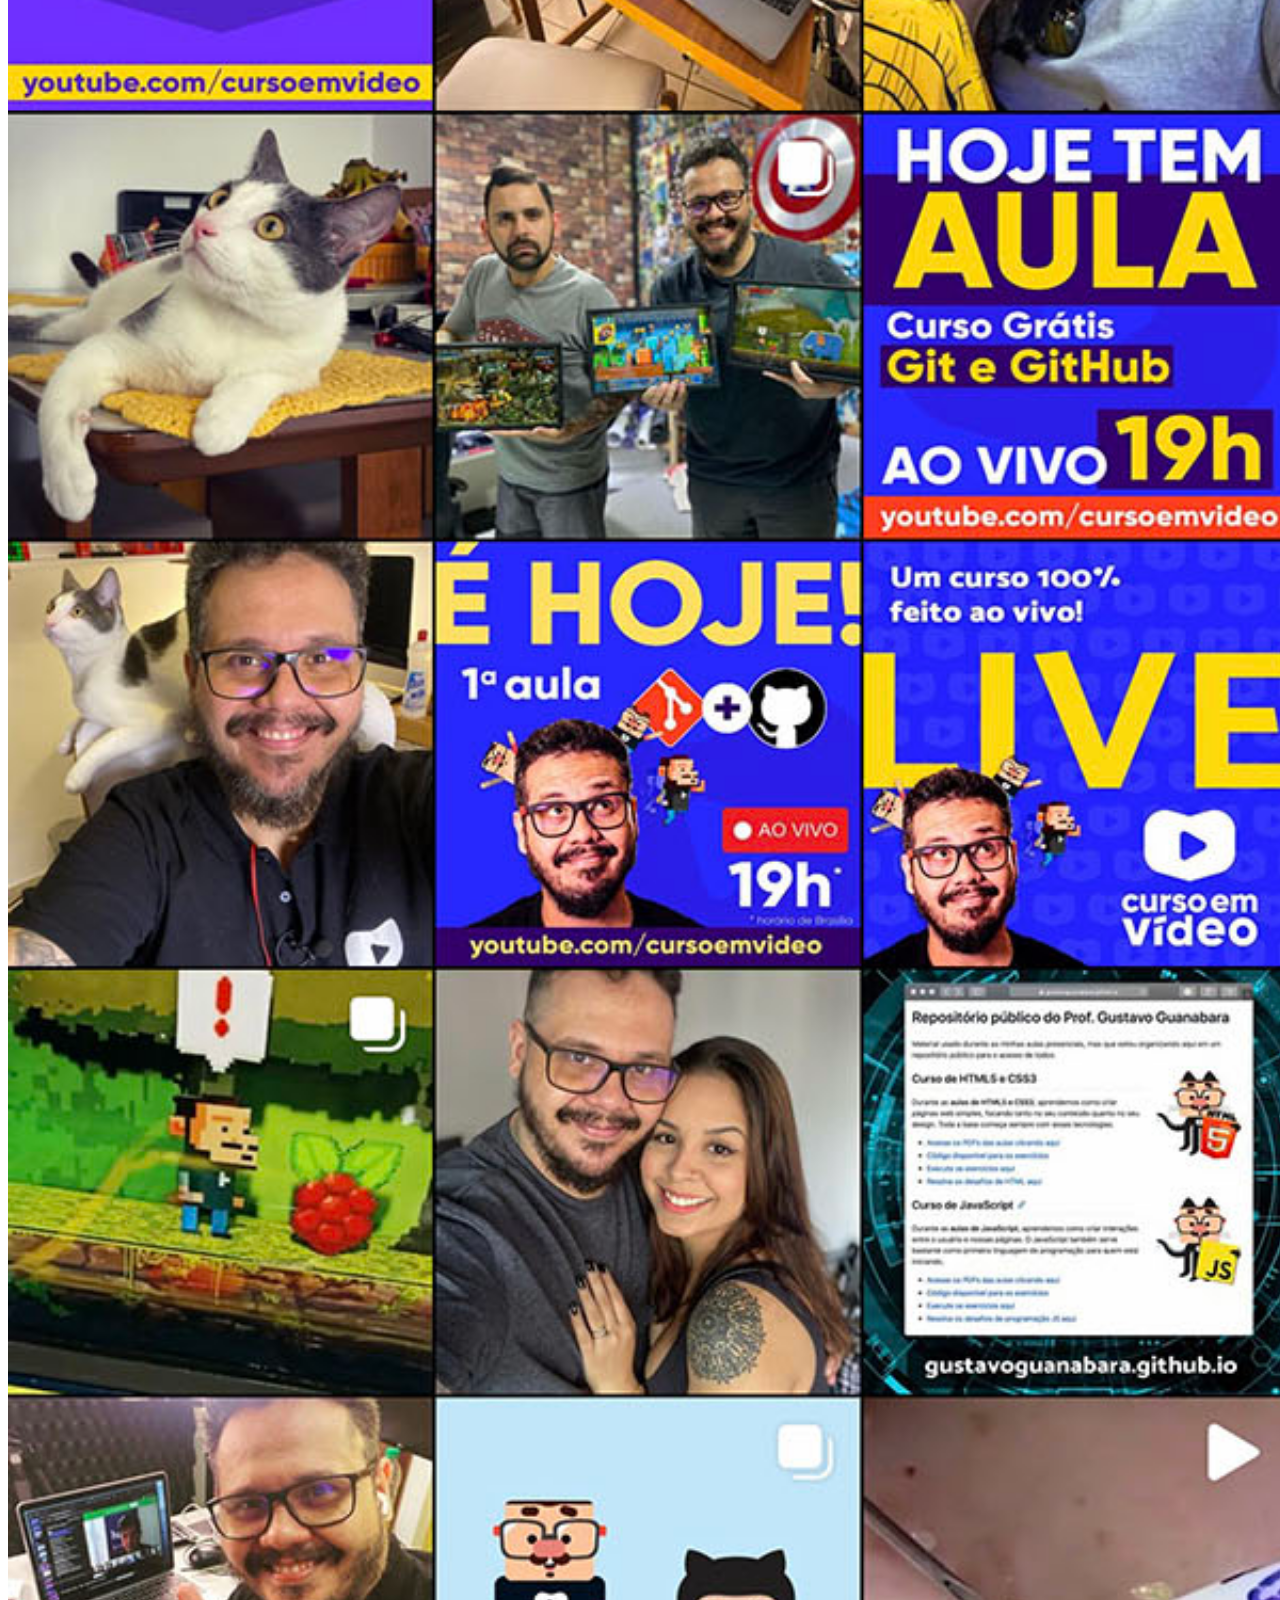
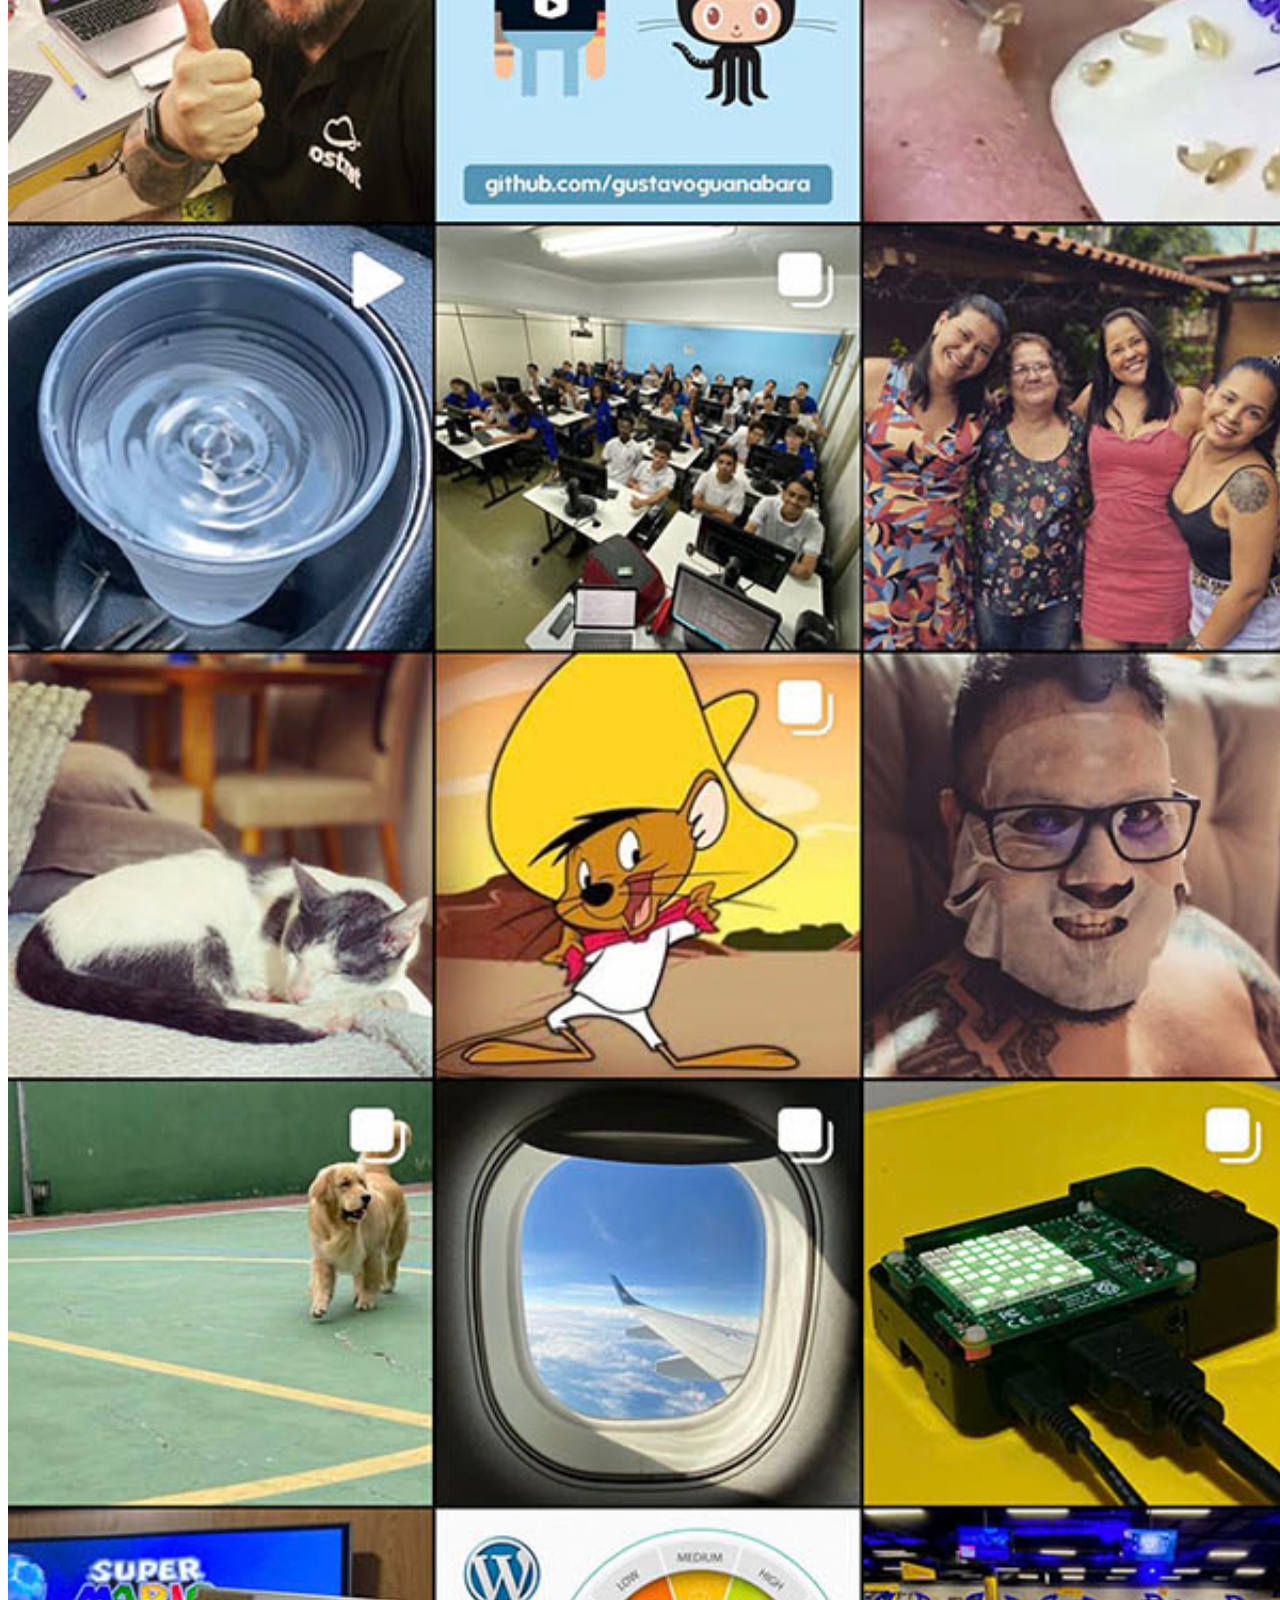
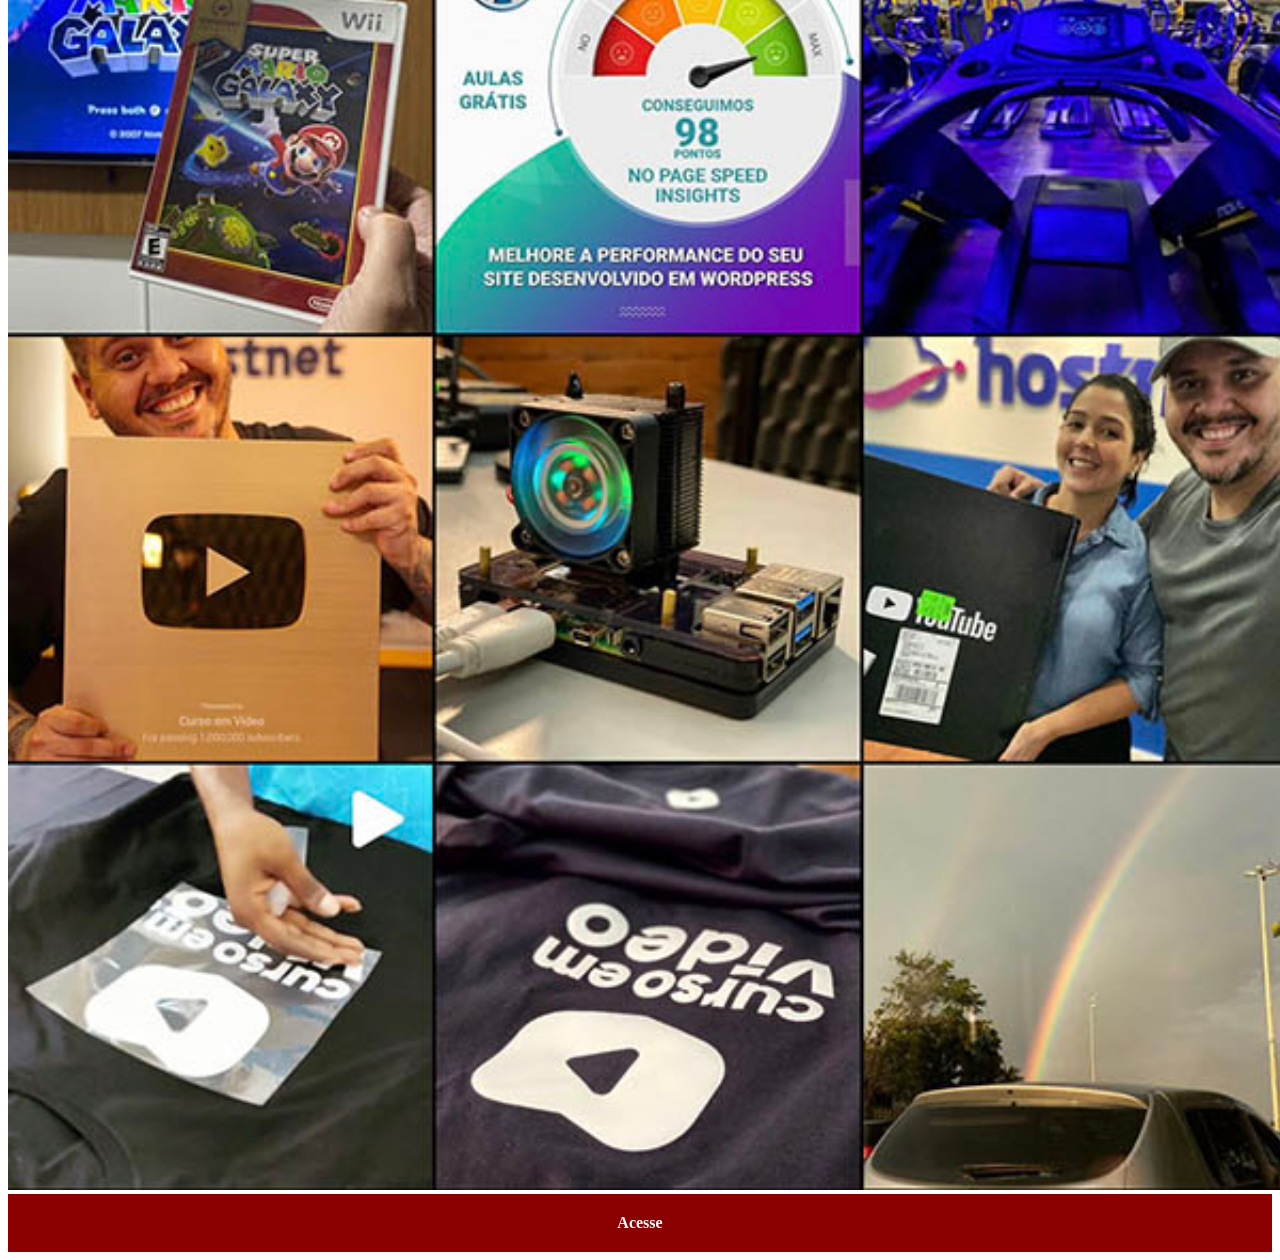
<file: instagram.html>
<!DOCTYPE html>
<html lang="pt-br">
<head>
    <meta charset="UTF-8">
    <meta name="viewport" content="width=device-width, initial-scale=1.0">
    <link rel="stylesheet" href="estilos/social.css">
    <title>Instagram</title>
</head>
<body>
    <img src="imagens/tela-instagram.jpg" alt="Instagram">
    <a href="https://www.instagram.com/gustavoguanabara/">Acesse</a>
</body>
</html>
</file>
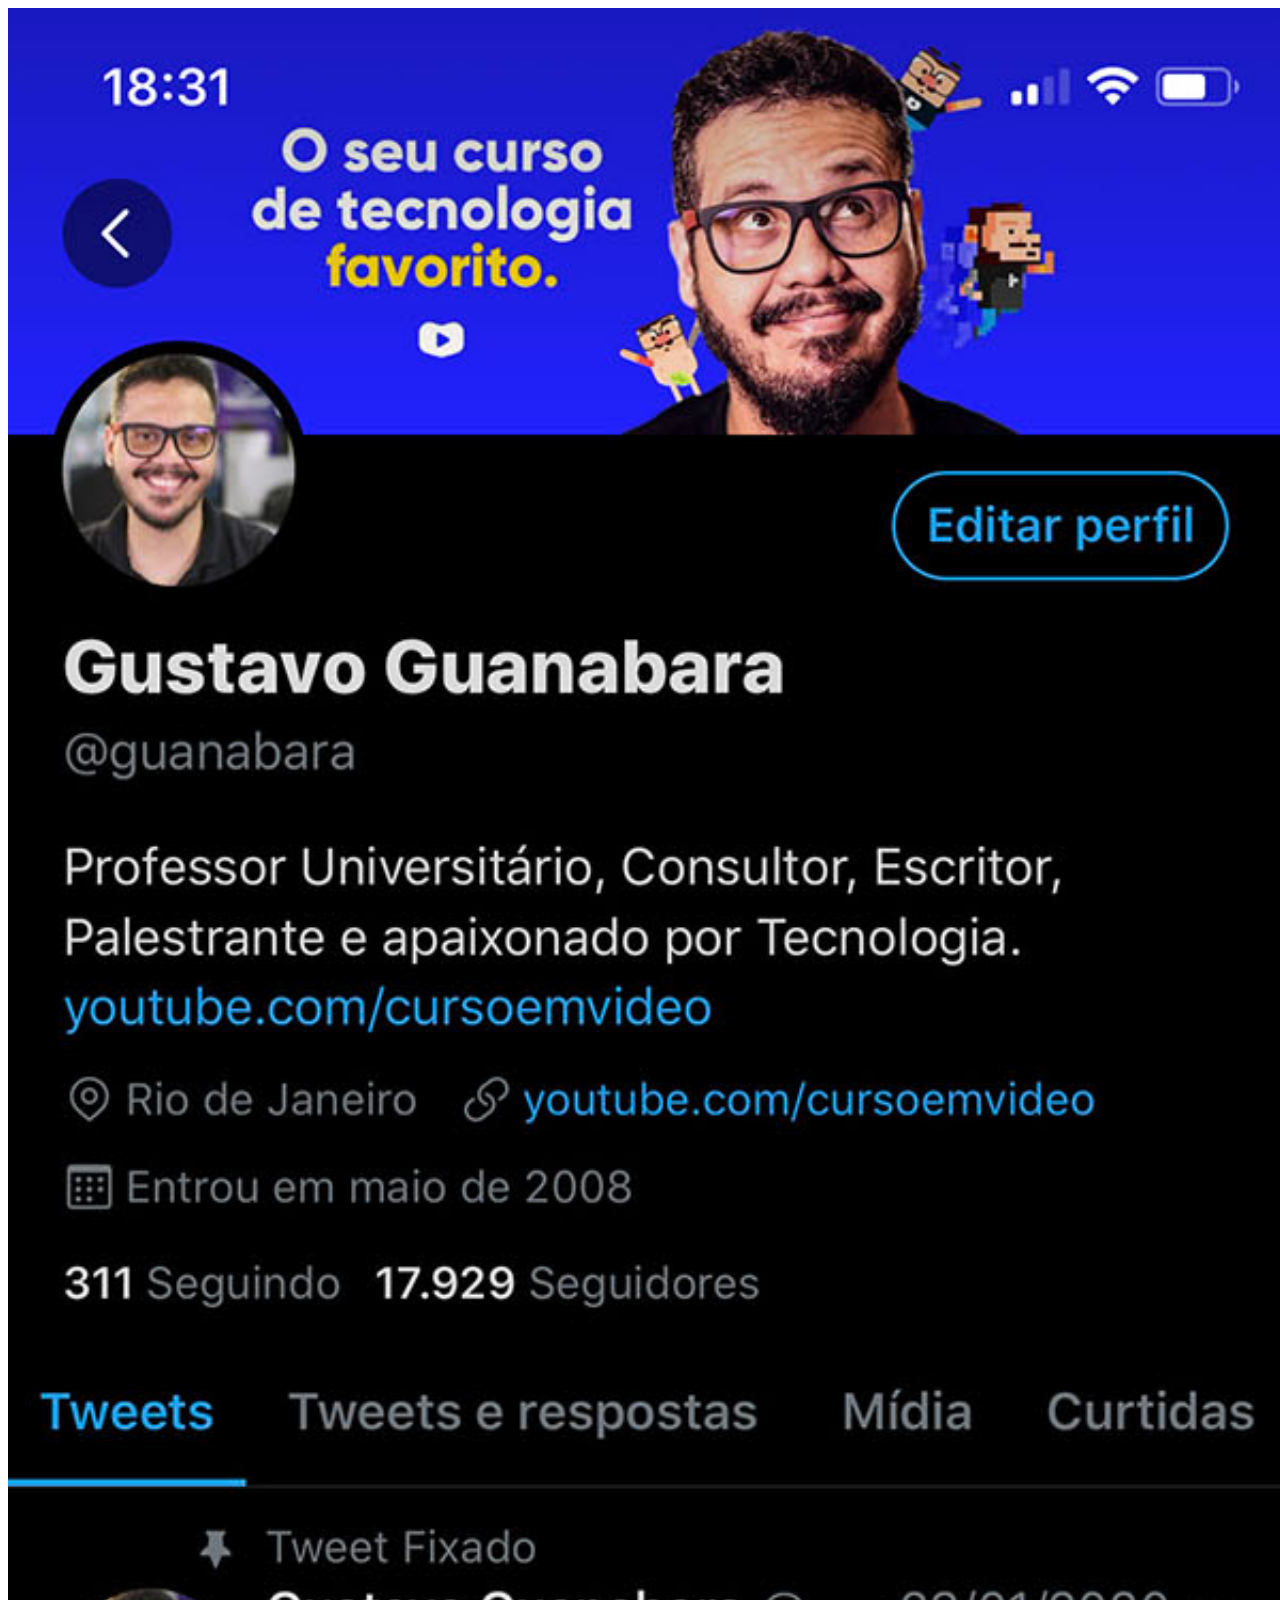
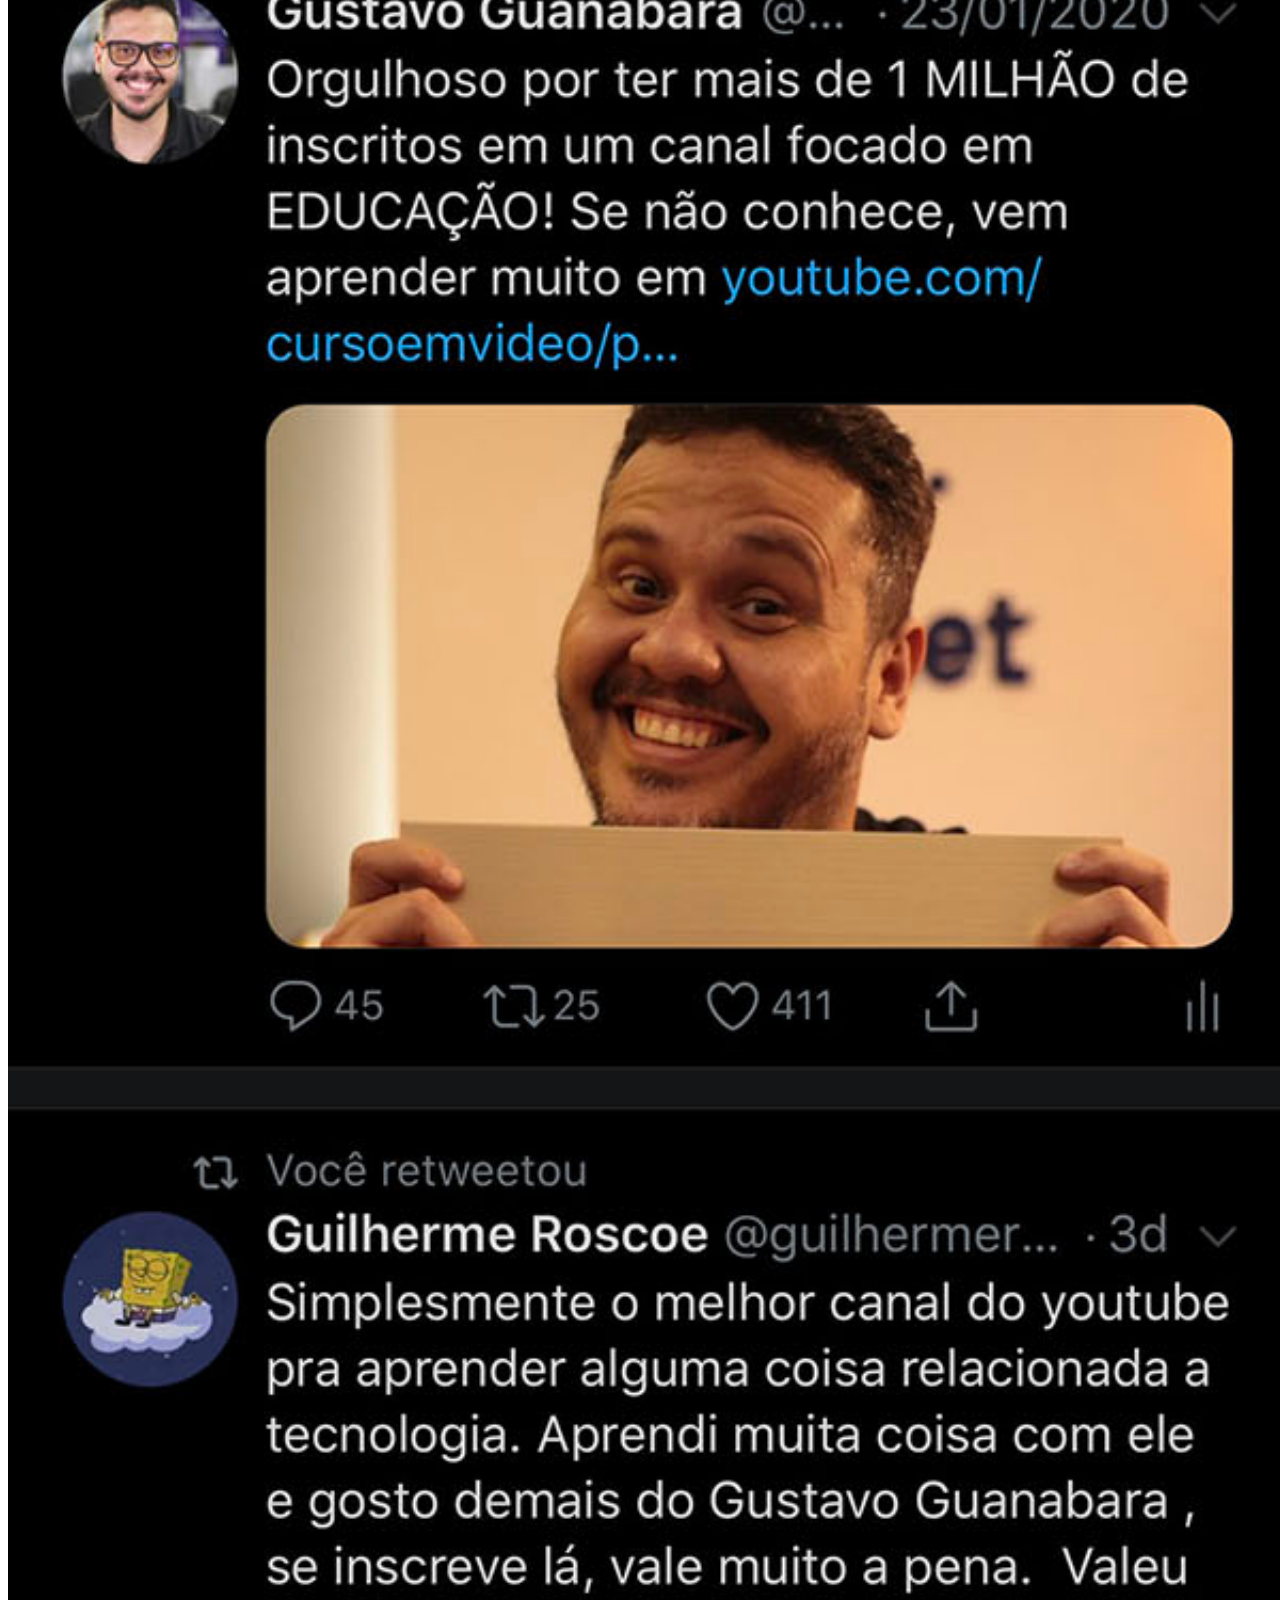
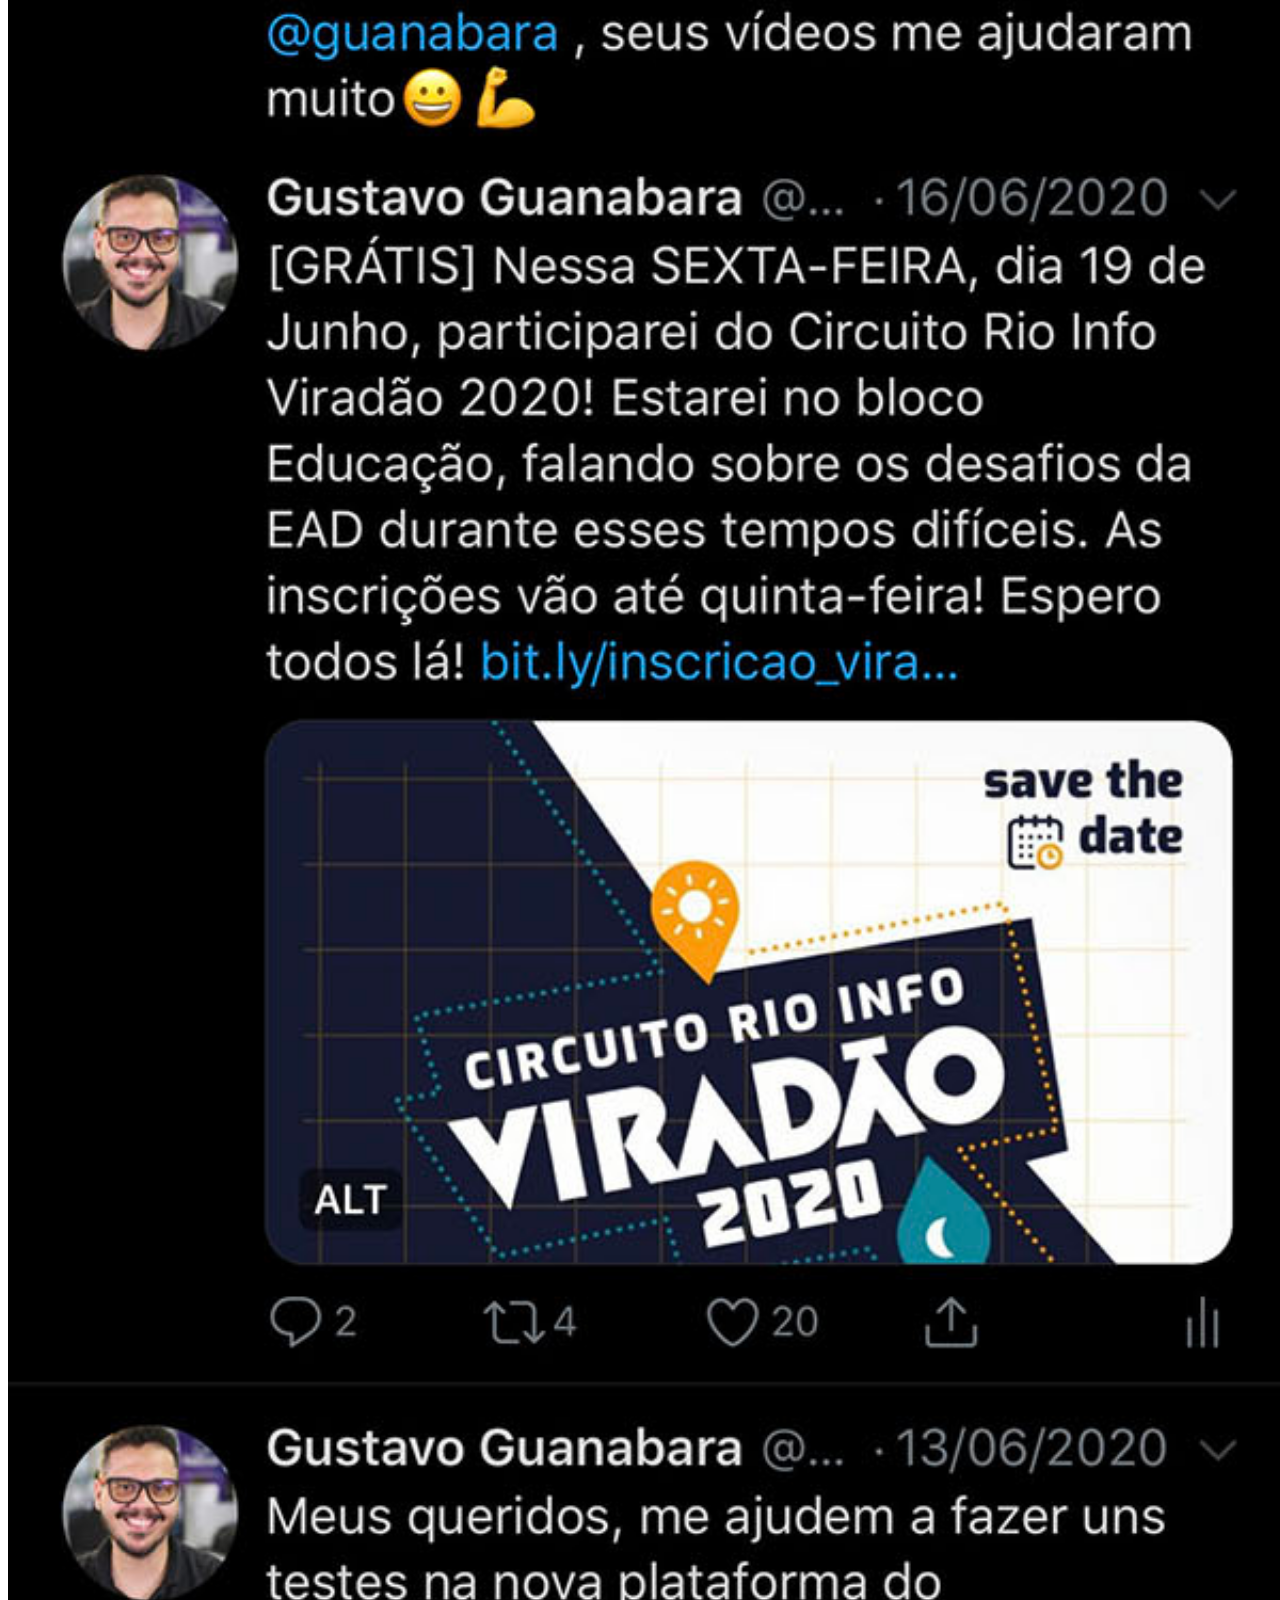
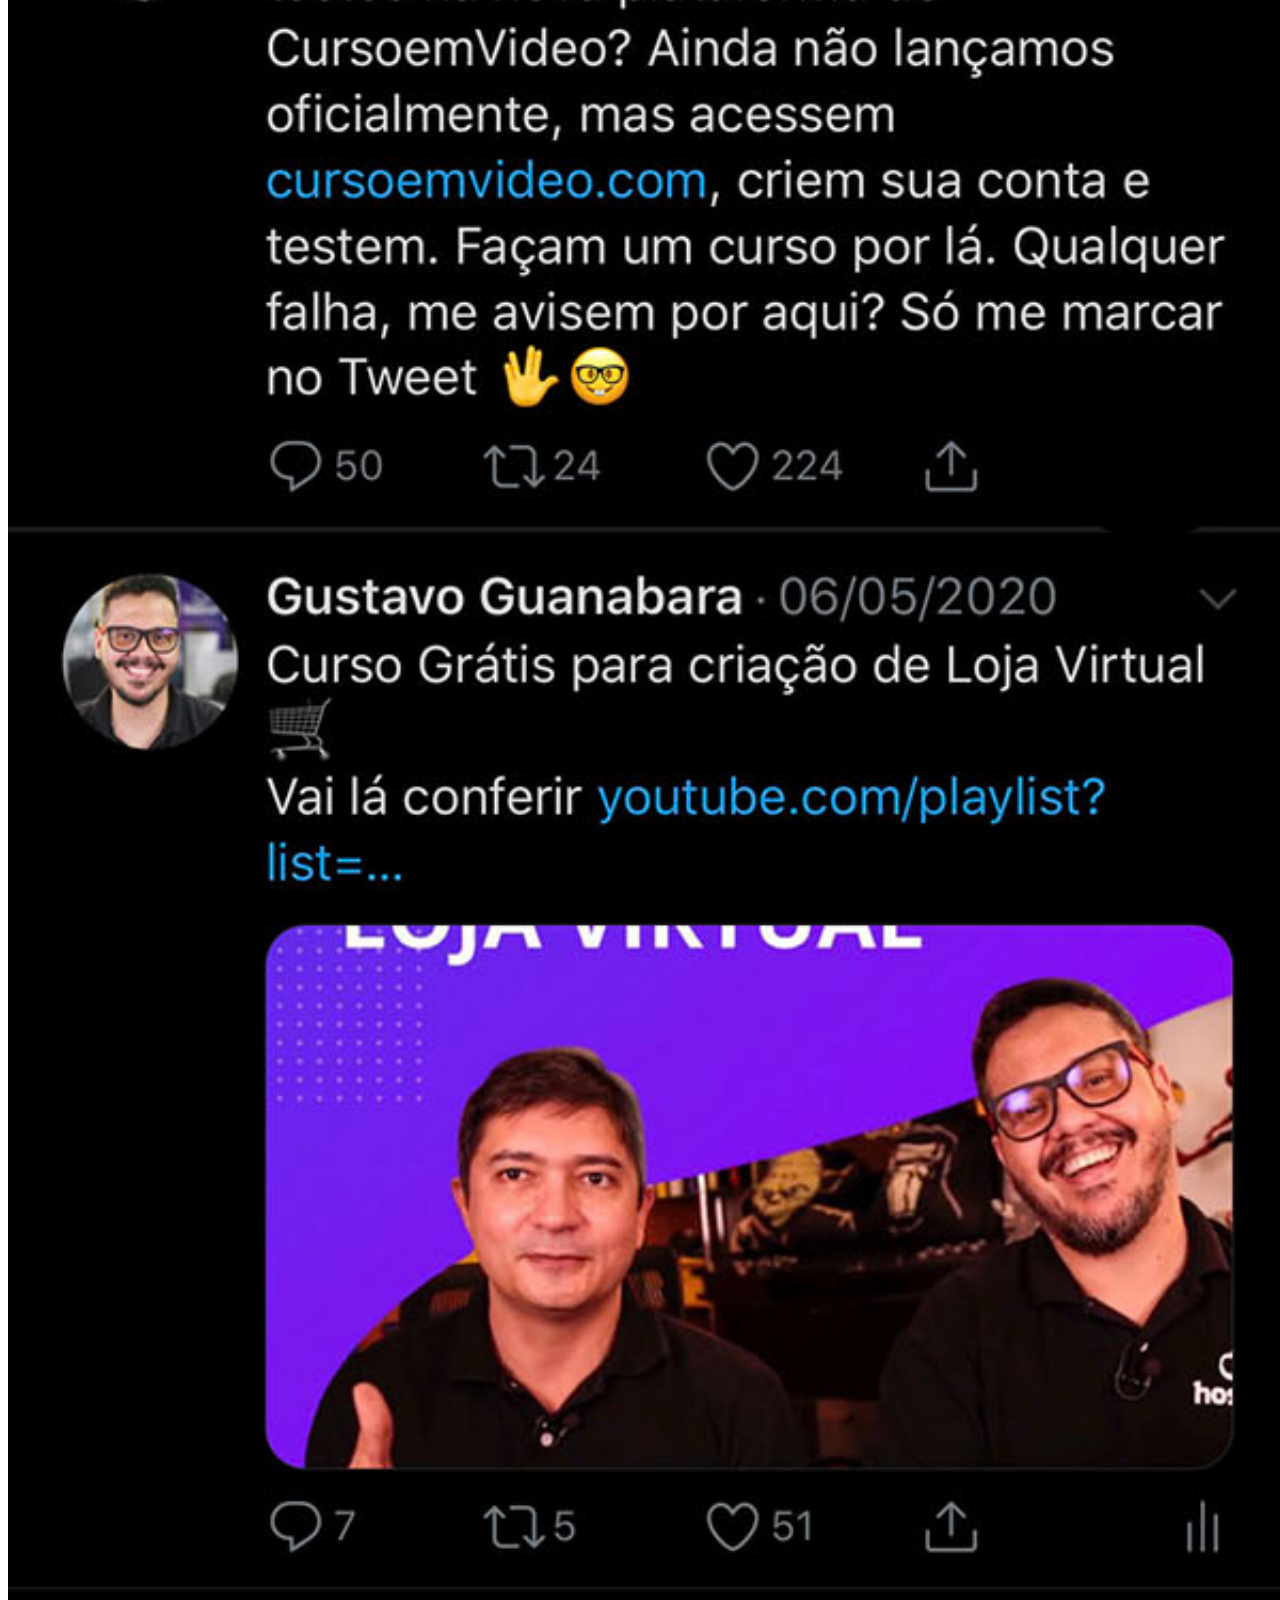
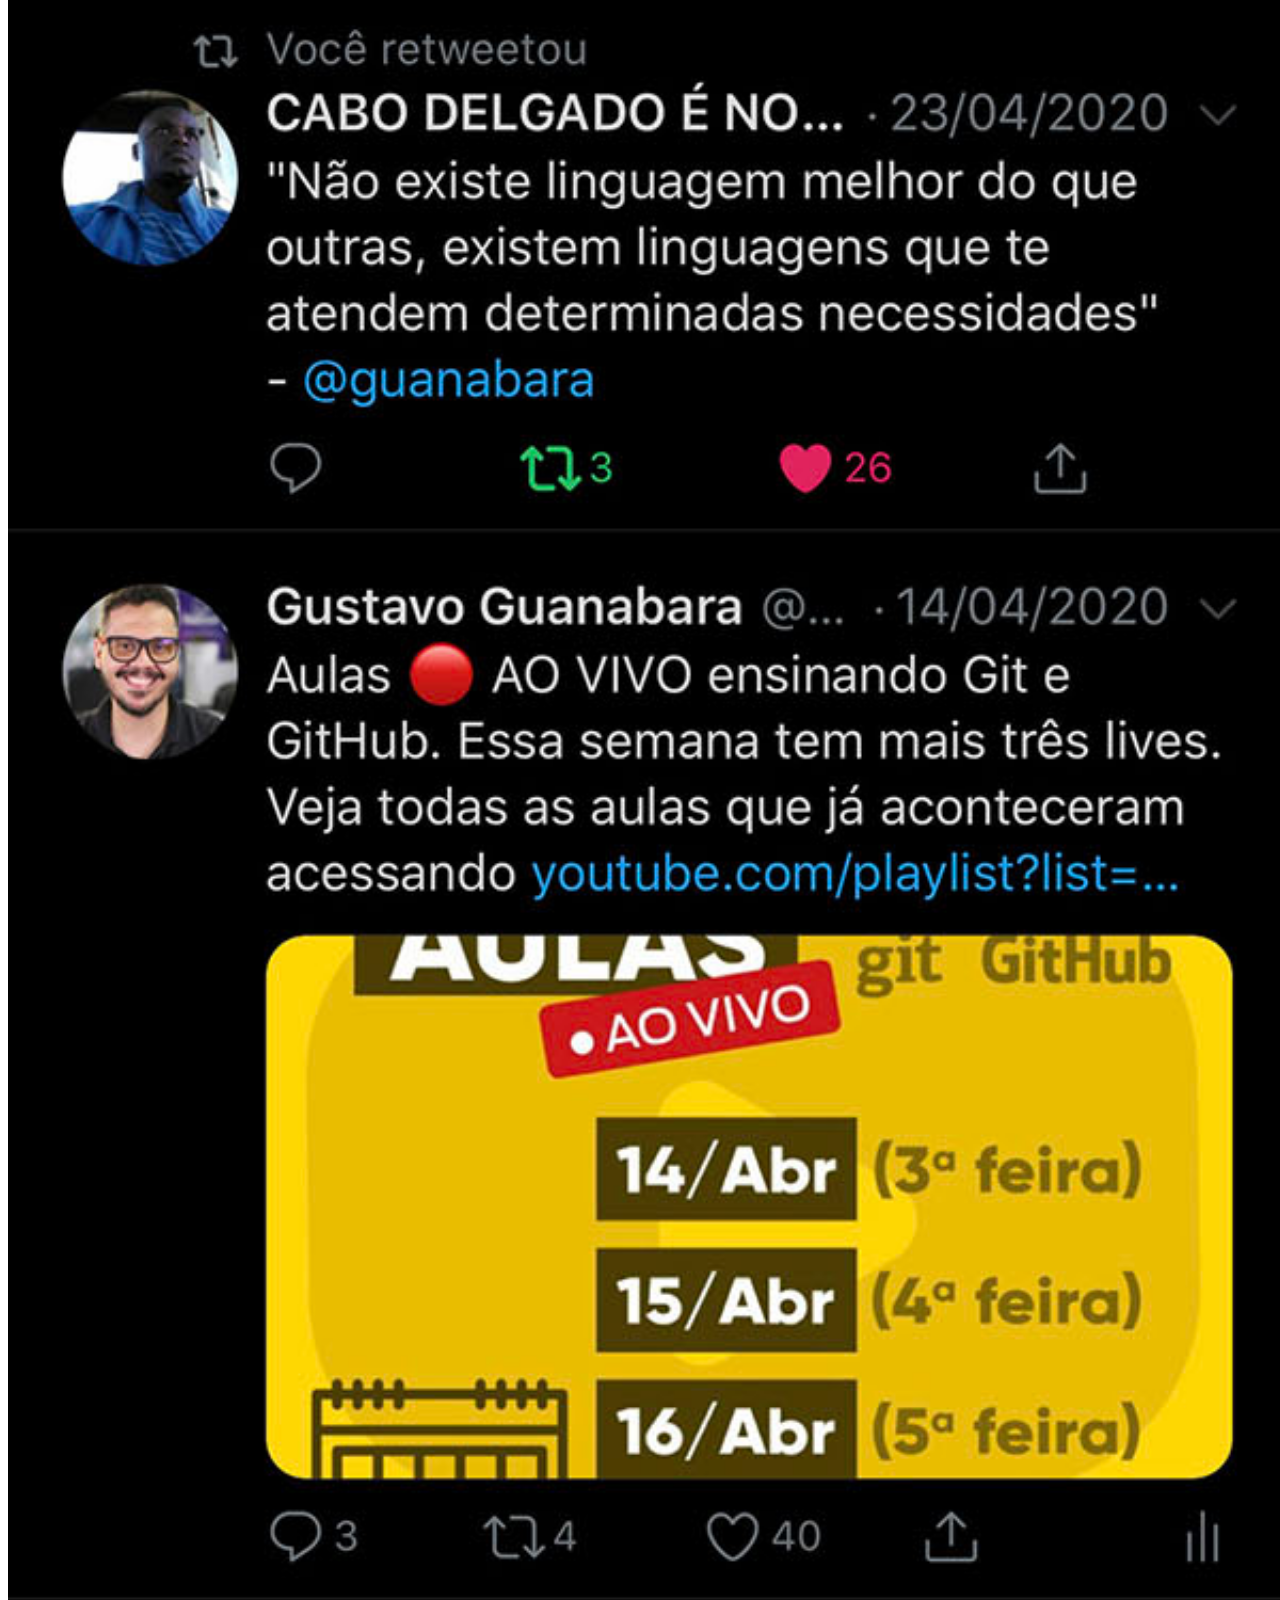
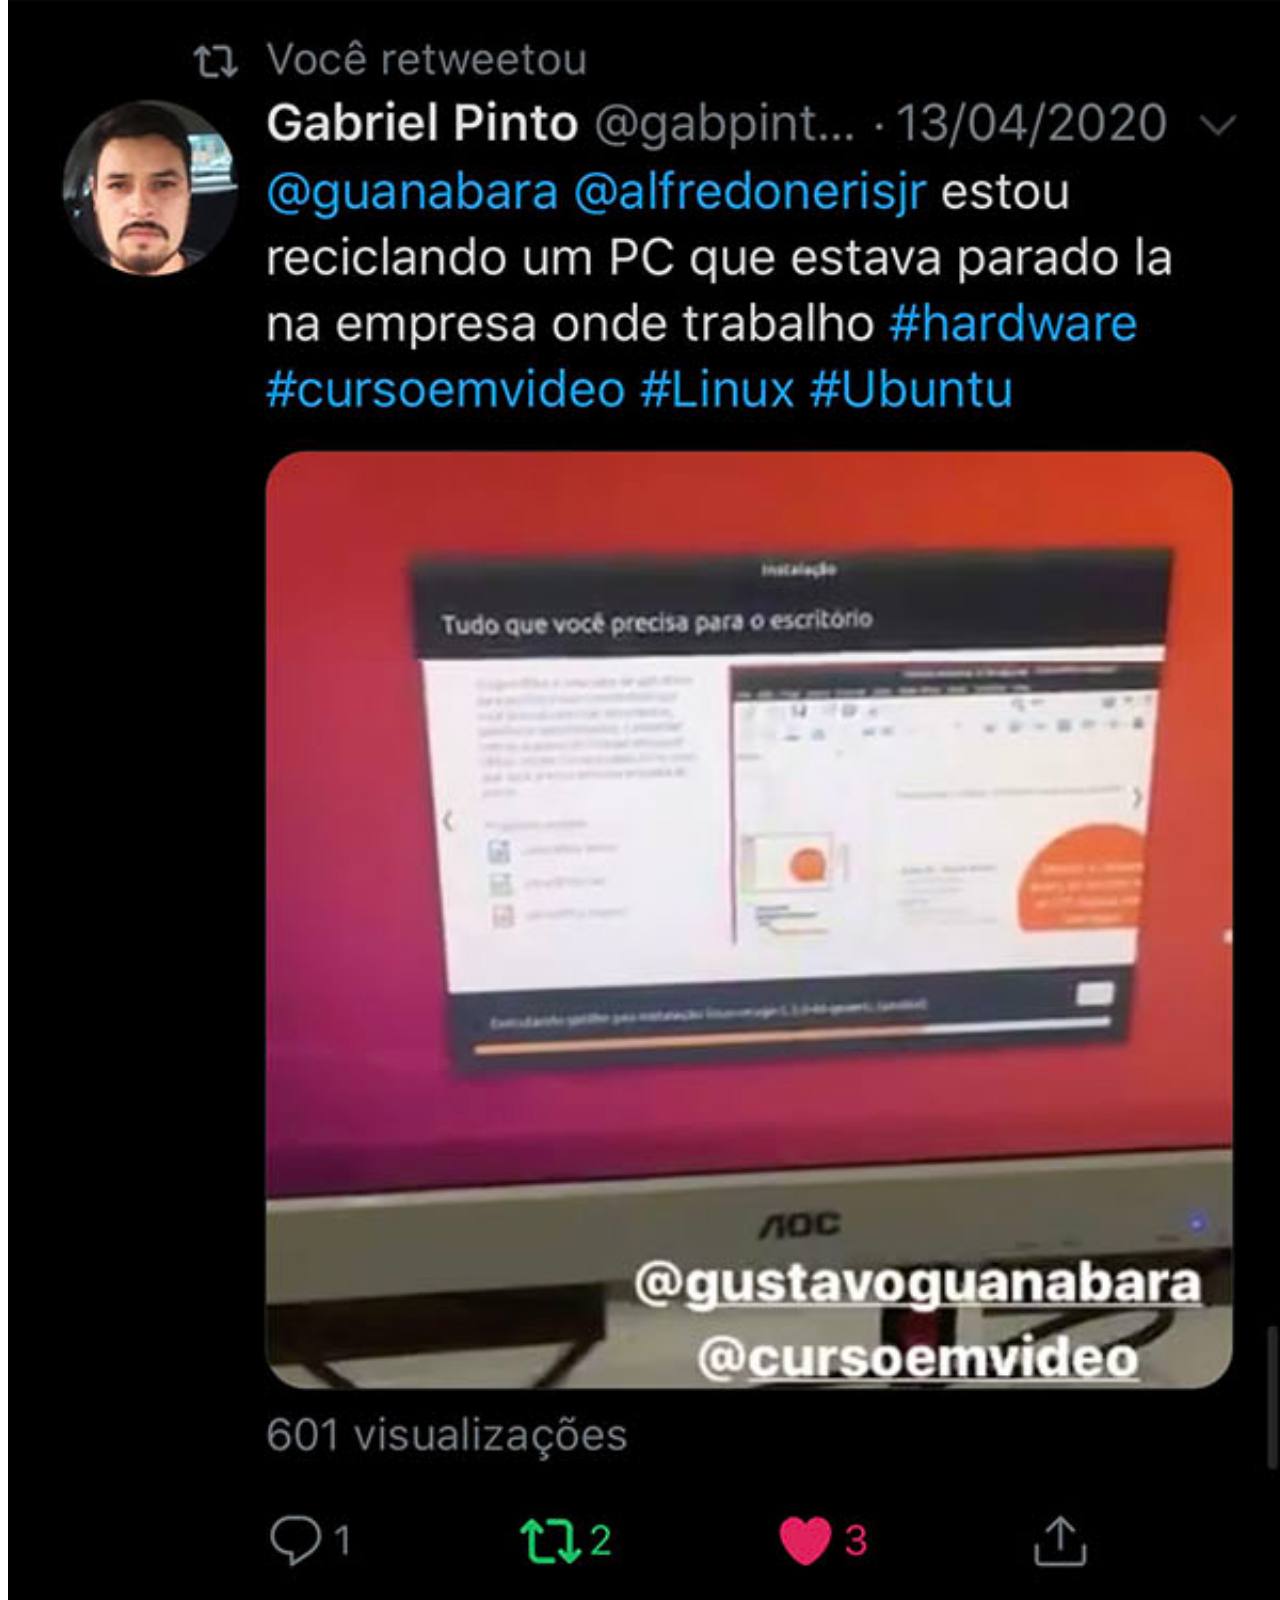
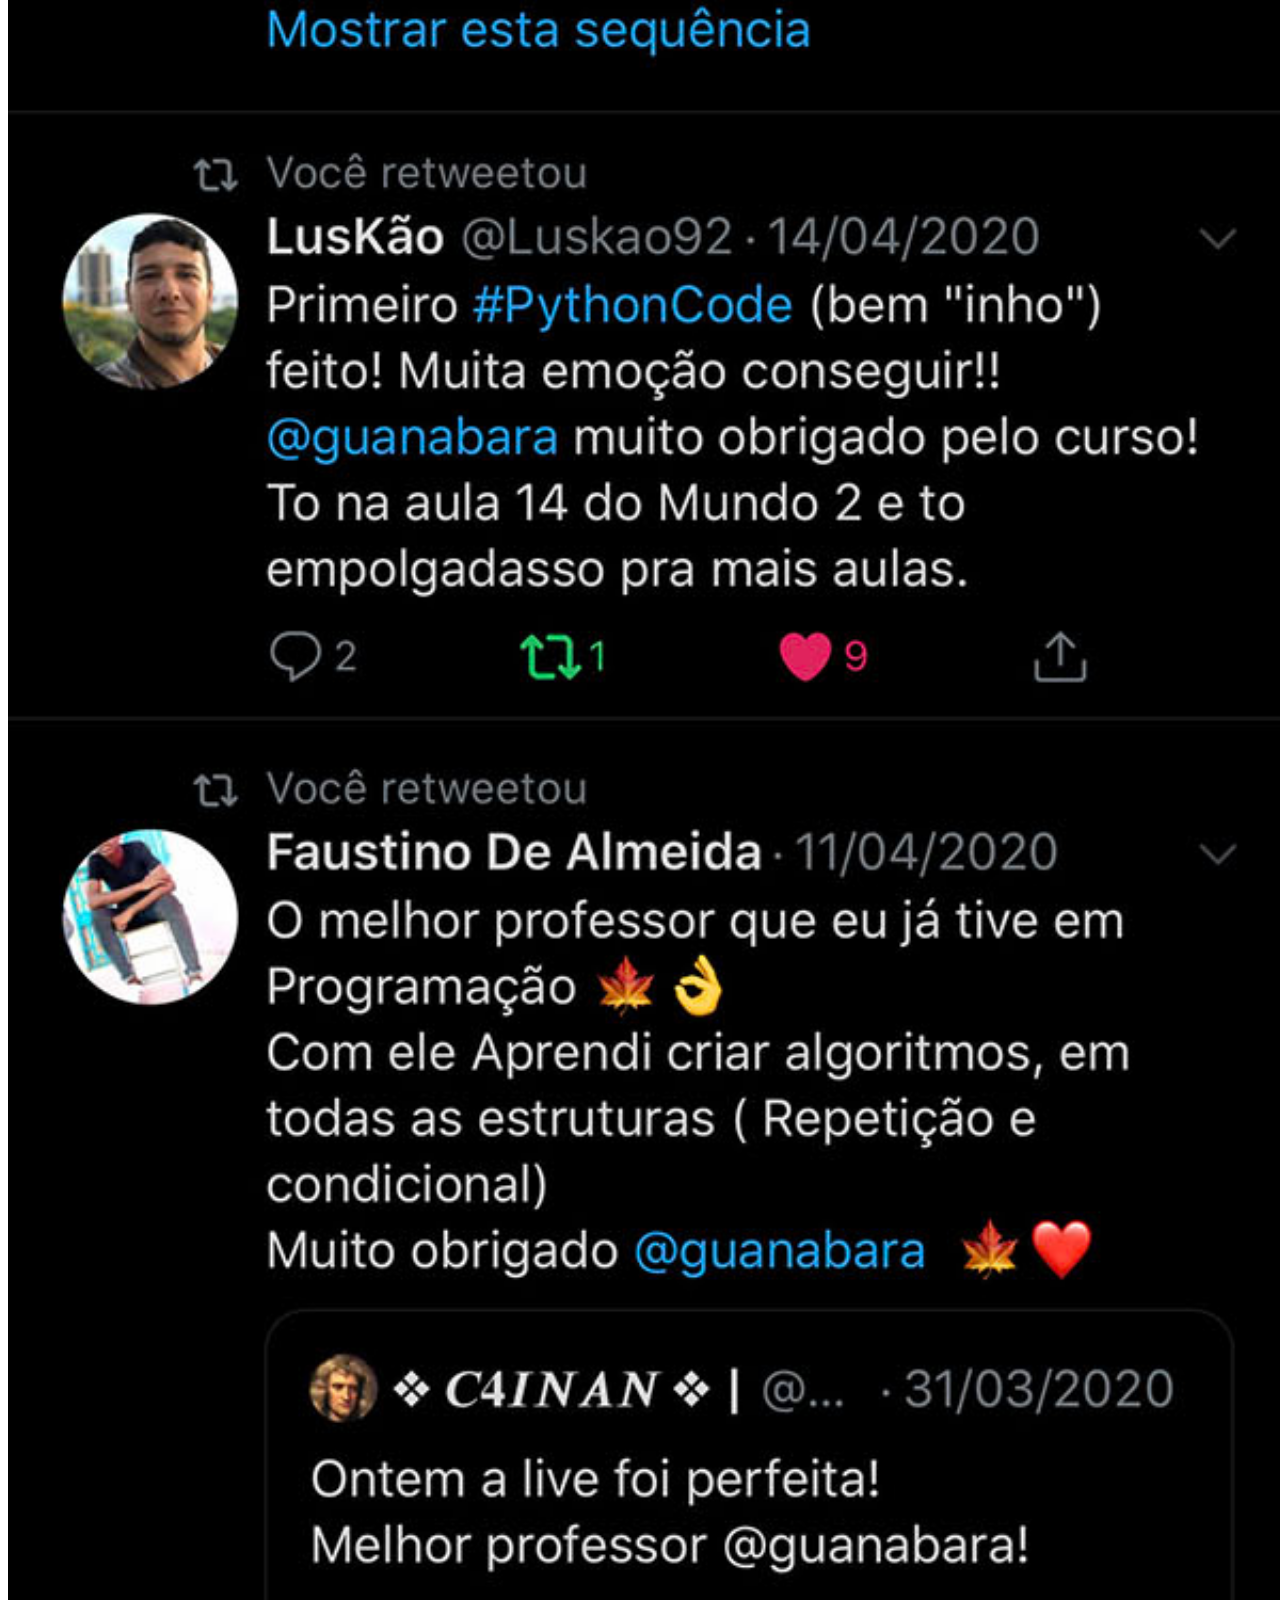
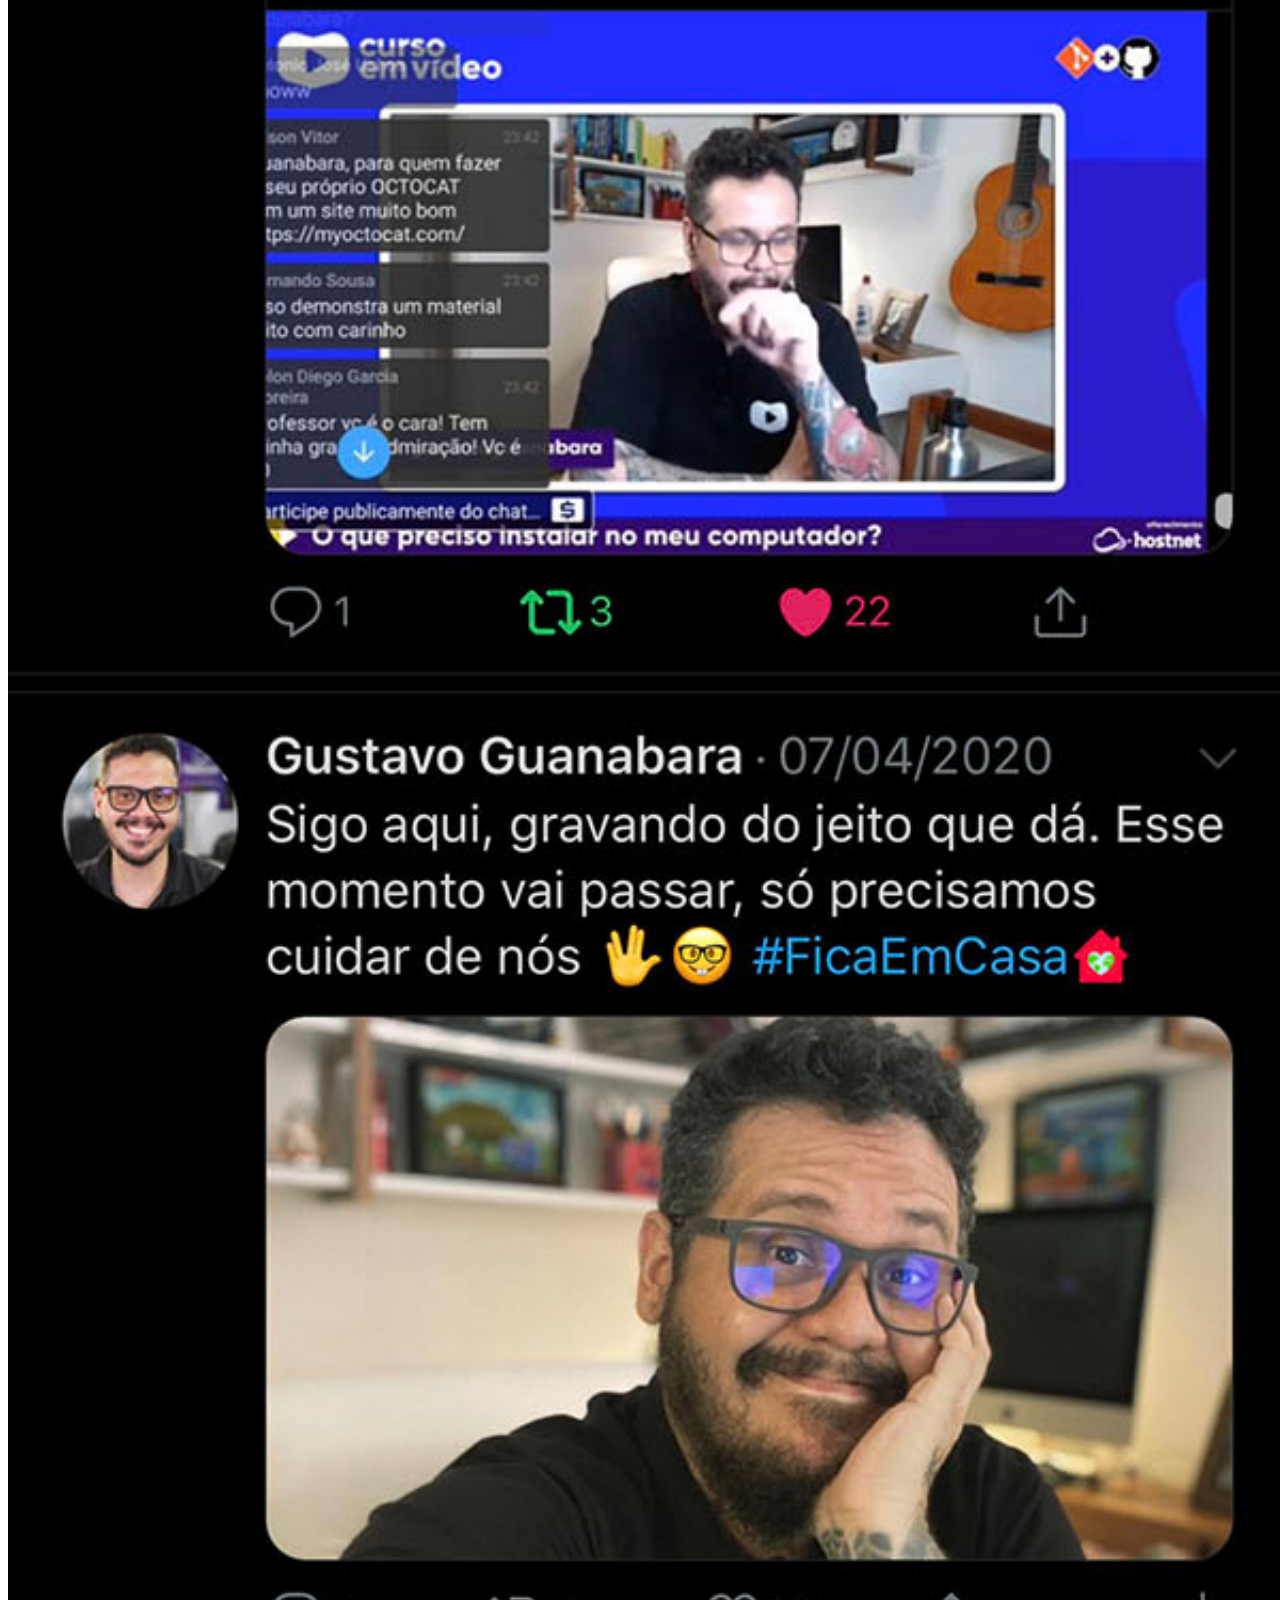
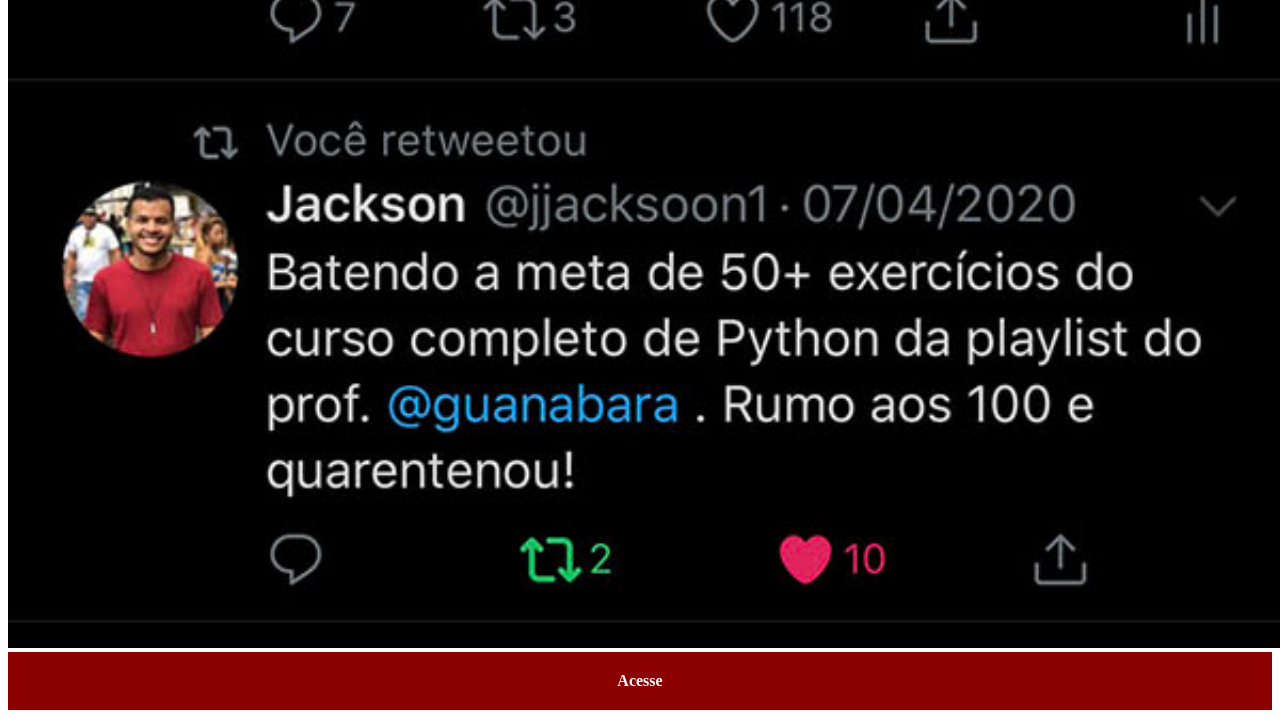
<file: twitter.html>
<!DOCTYPE html>
<html lang="pt-br">
<head>
    <meta charset="UTF-8">
    <meta name="viewport" content="width=device-width, initial-scale=1.0">
    <link rel="stylesheet" href="estilos/social.css">
    <title>Twitter</title>
</head>
<body>
    <img src="imagens/tela-twitter.jpg" alt="Twitter">
    <a href="https://x.com/guanabara">Acesse</a>
</body>
</html>
</file>
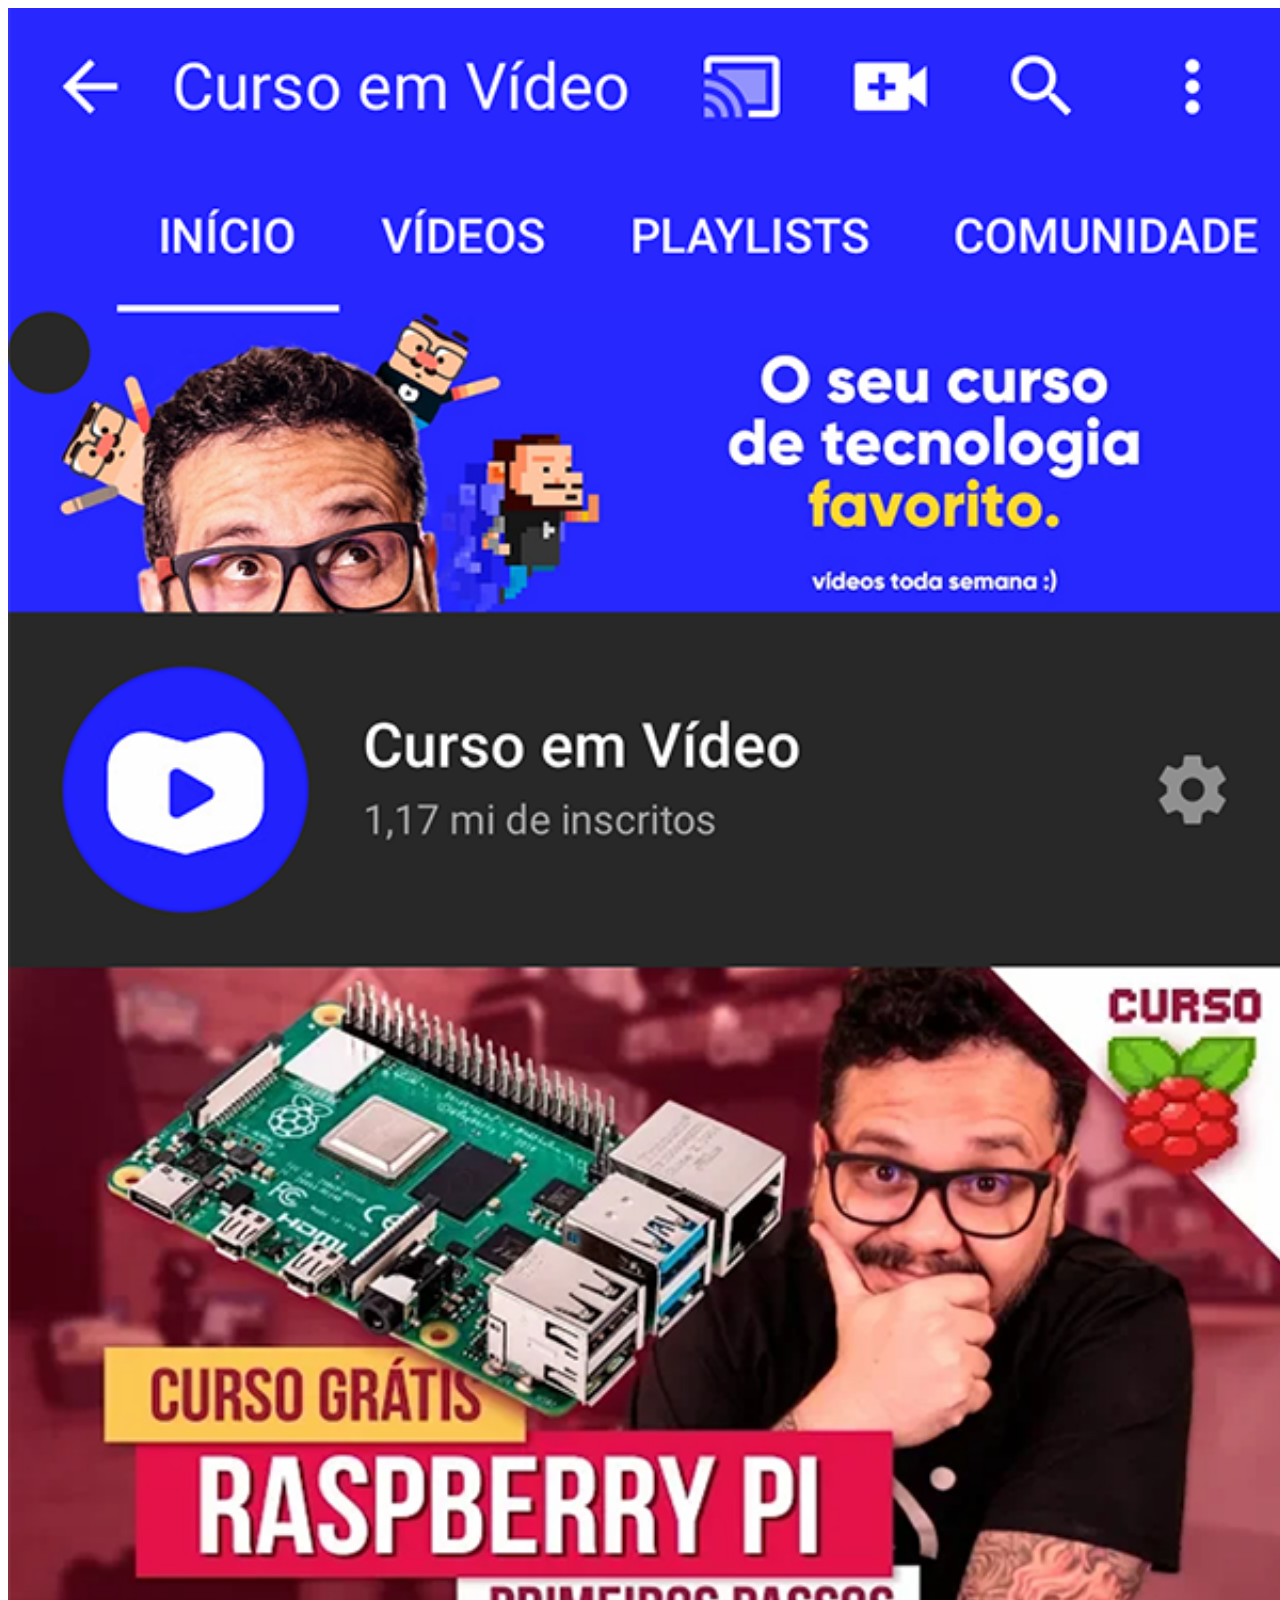
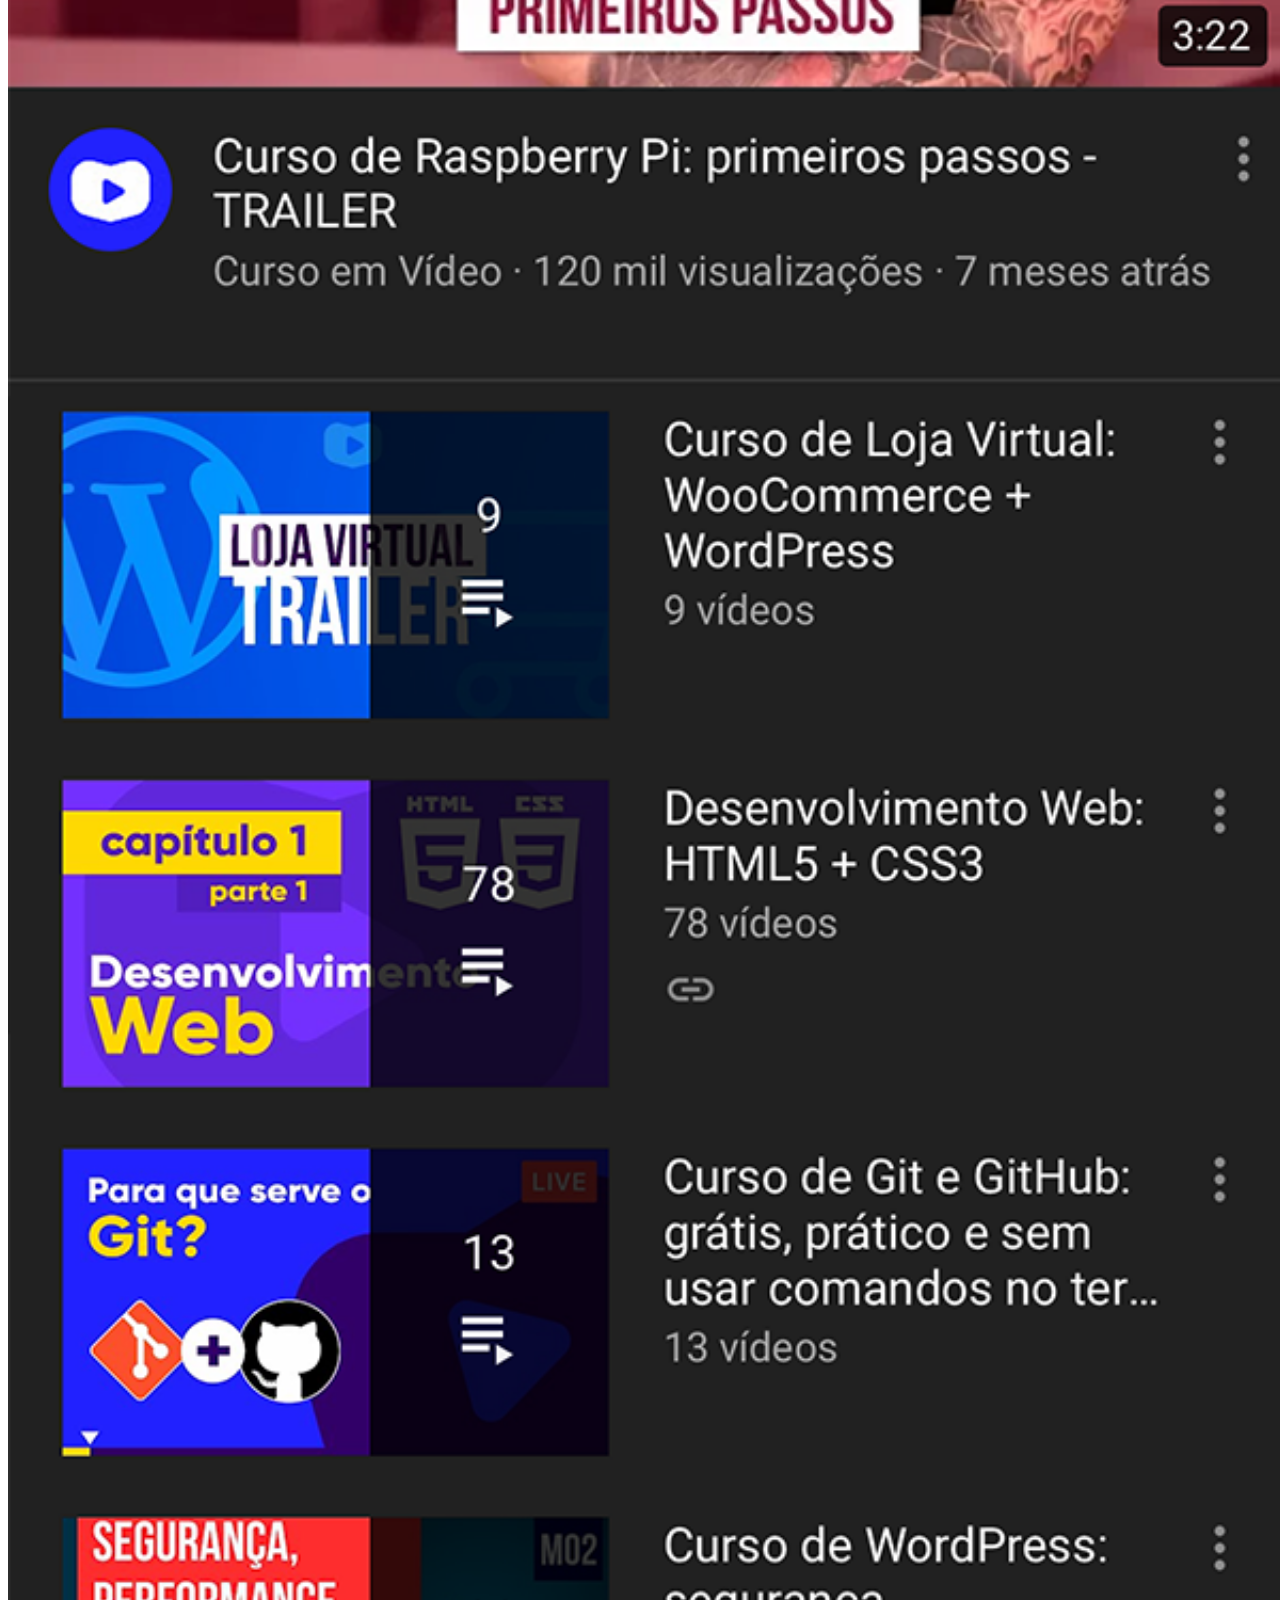
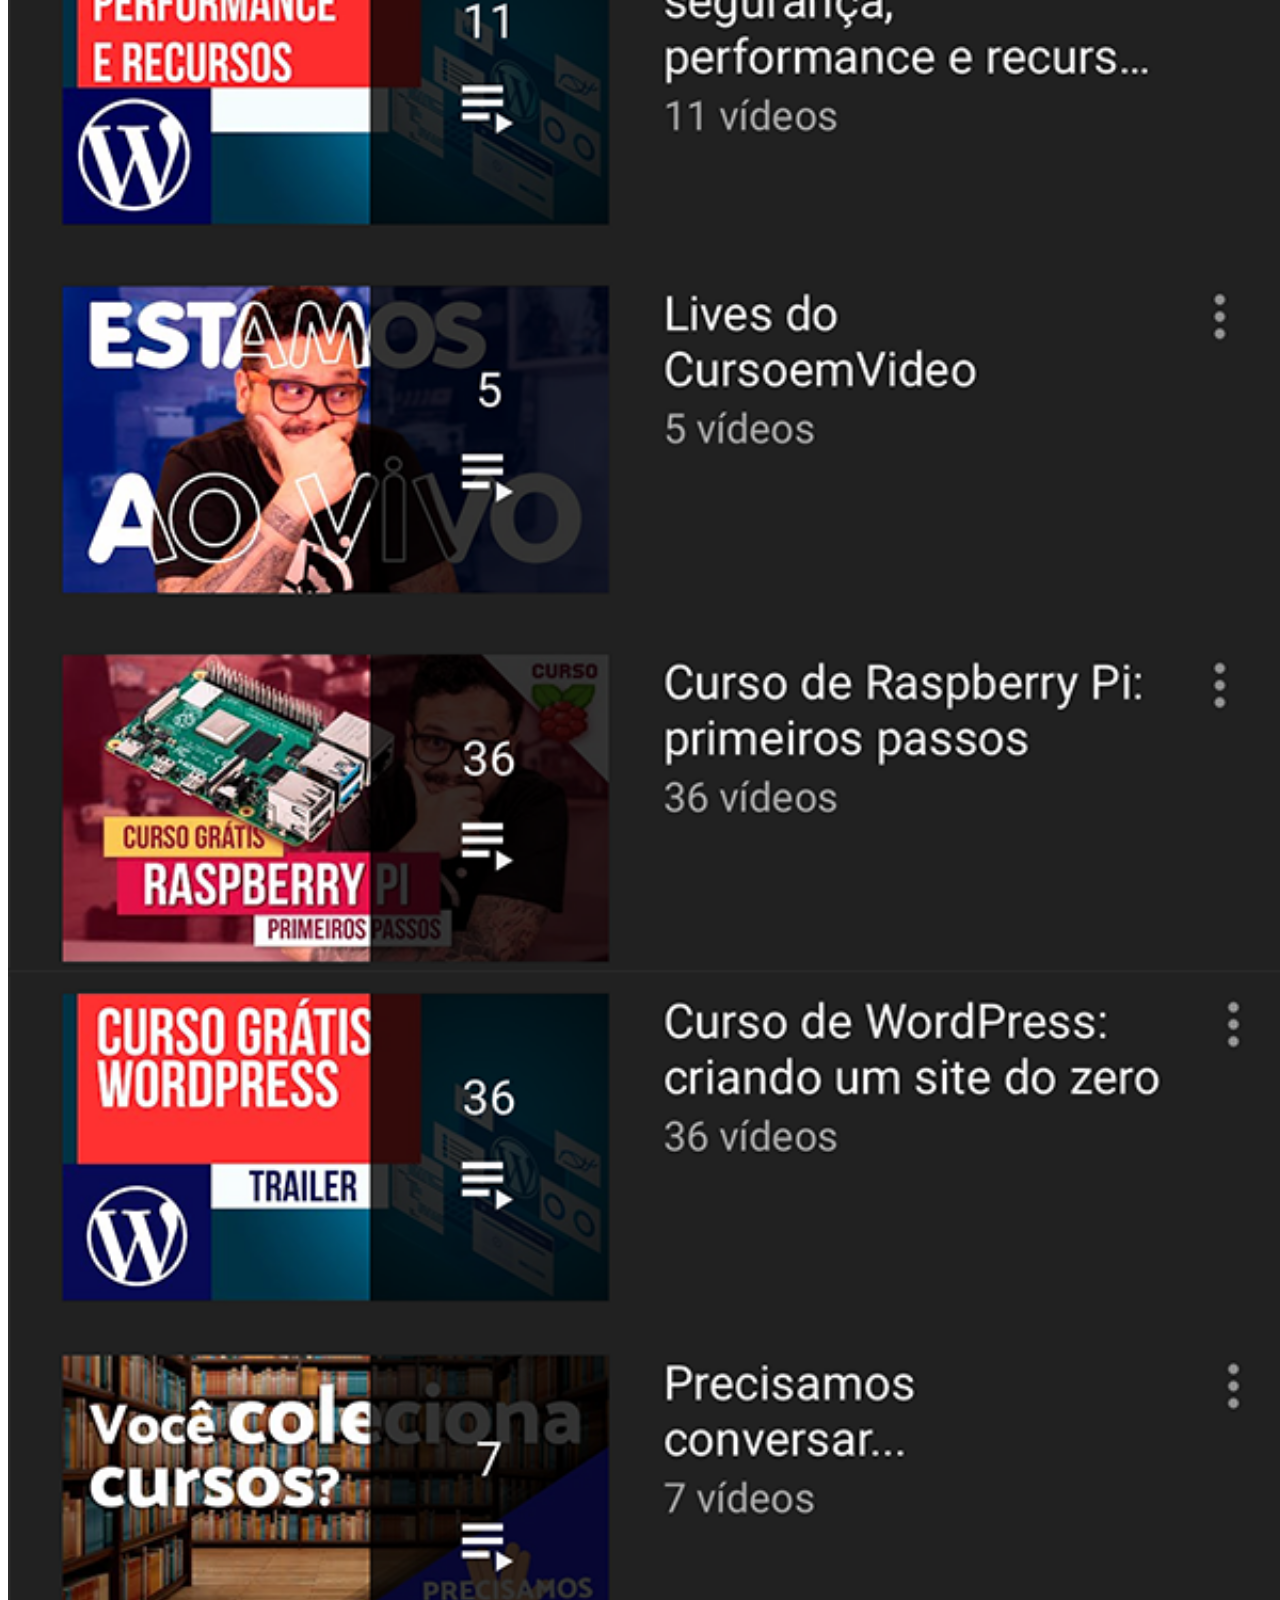
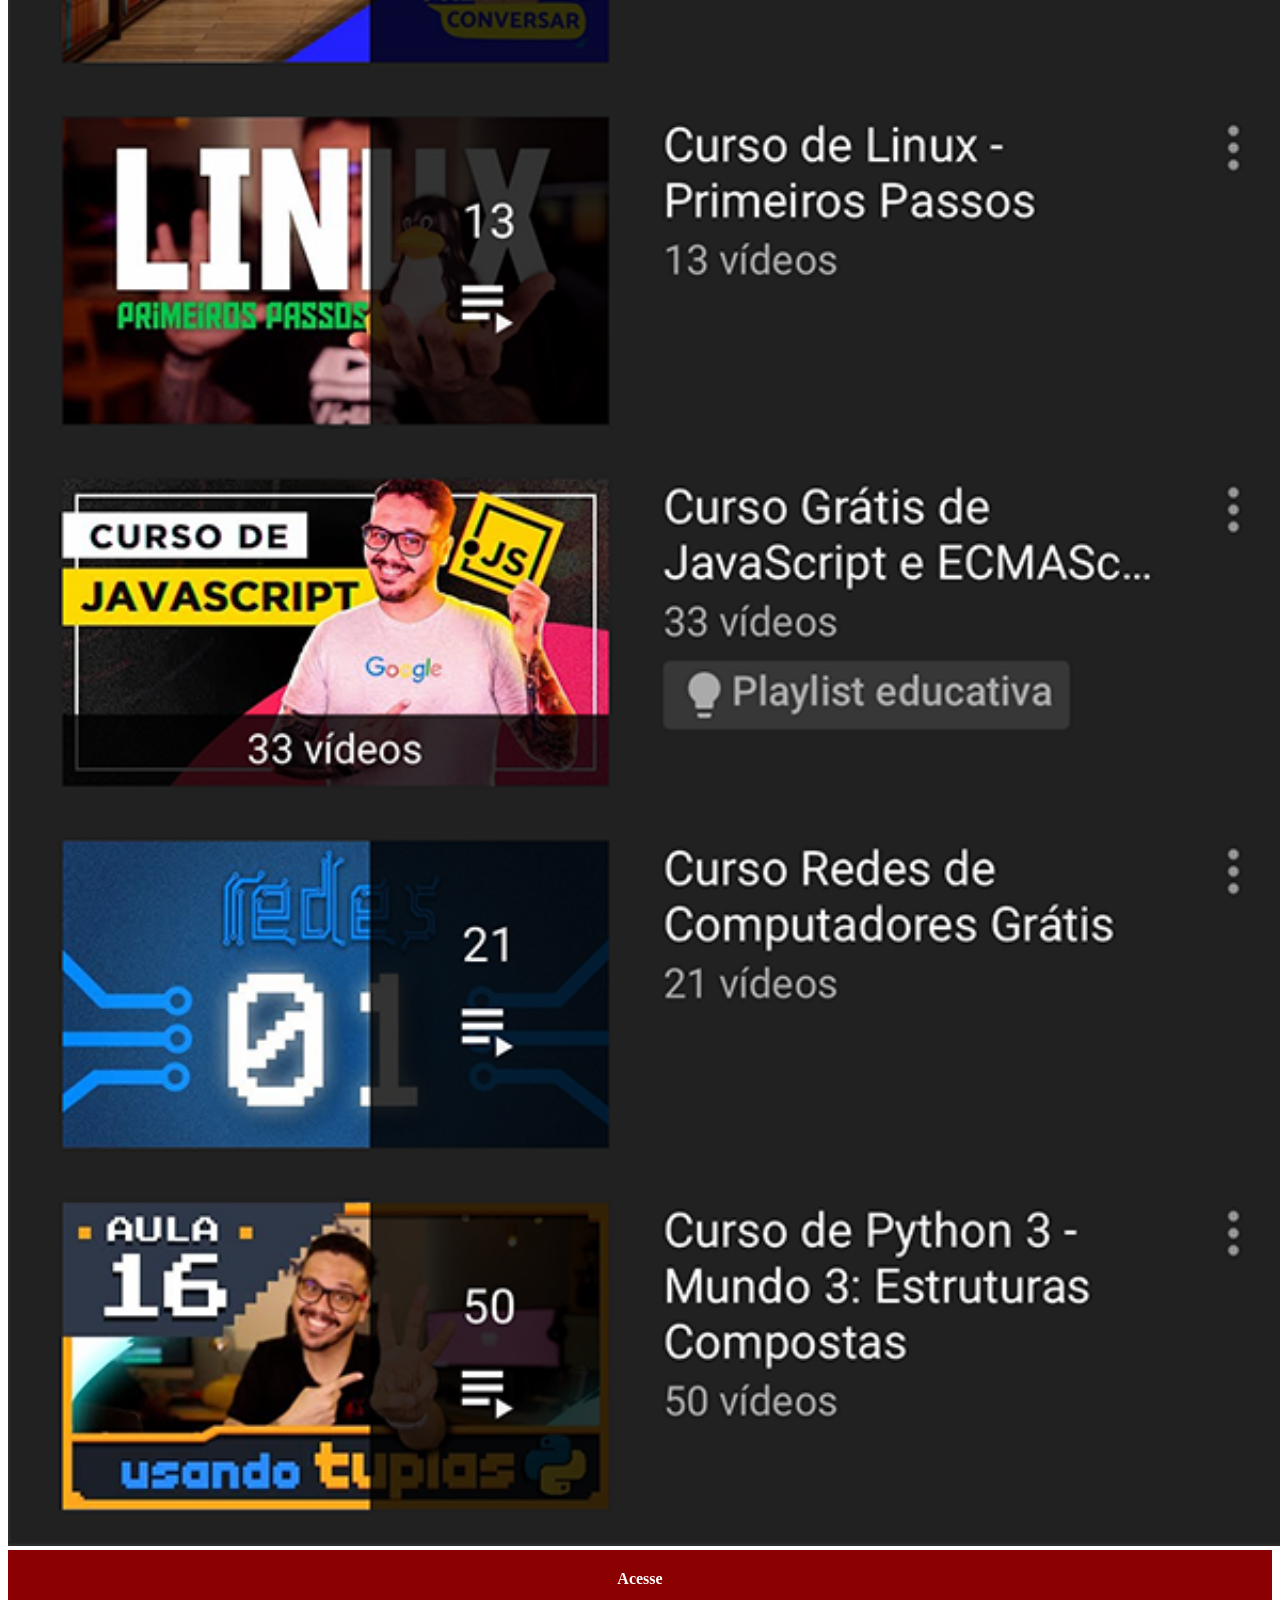
<file: youtube.html>
<!DOCTYPE html>
<html lang="pt-br">
<head>
    <meta charset="UTF-8">
    <meta name="viewport" content="width=device-width, initial-scale=1.0">
    <link rel="stylesheet" href="estilos/social.css">
    <title>Youtube</title>
</head>

    <img src="imagens/tela-youtube.png" alt="Youtube">
    <a href="https://www.youtube.com/@cursoemvideo/playlists" target="_blank">Acesse</a>
</body>
</html>
</file>
<file: estilos/style.css>
@charset " UFT-8";

*{
    margin: 0px;
    padding: 0px;
    font-family: Arial, Helvetica, sans-serif;
}

html, body{
    height: 100vh;
    width:100vw;
    background-color: black ;
}

main{
    height: 100vh;
    position: relative;
    
}

body{
    background: url(../imagens/fundo-madeira.jpg) no-repeat top center;
    background-size: cover;
    background-attachment: fixed;
}

section#telefone{
    position: absolute;
    top: 50%;
    left: 50%;
    transform: translate(-50%, -50%);
    height: 627px;
    width: 311px;
   
    background: url(../imagens/frame-iphone.png) no-repeat;
}

iframe#tela{
    position: relative;
    top: 80px;
    left: 22px;
    width: 269px;
    height: 471px;
    

}

section#redes{
    text-align: right;
}

section#redes img {
    width: 50px;
    margin: 10px;
    border-radius: 50%;
    box-shadow:2px 2px 5px rgba(0, 0, 0, 0.401) ;
    box-sizing: border-box;
    
} 

section#redes img:hover{
    border: 2px solid  rgba(255, 255, 255, 0.649);
    transform: translate(-3px, -3px);
    box-shadow: 5px 5px 10px black;
    transition: transform .3s;
}
</file>
<file: estilos/social.css>
@charset "UTF8" ;

 
        ::-webkit-scrollbar{
            width: 0px;
            height: 0px;
        }

img {
width: 100vw;
}

a{
   display: block;
   background-color: darkred; 
   color: white;
   padding: 20px;
   text-align: center;
   font-weight: bolder;
   text-decoration: none;
}

a:hover{
    background-color: red;
}
</file>
